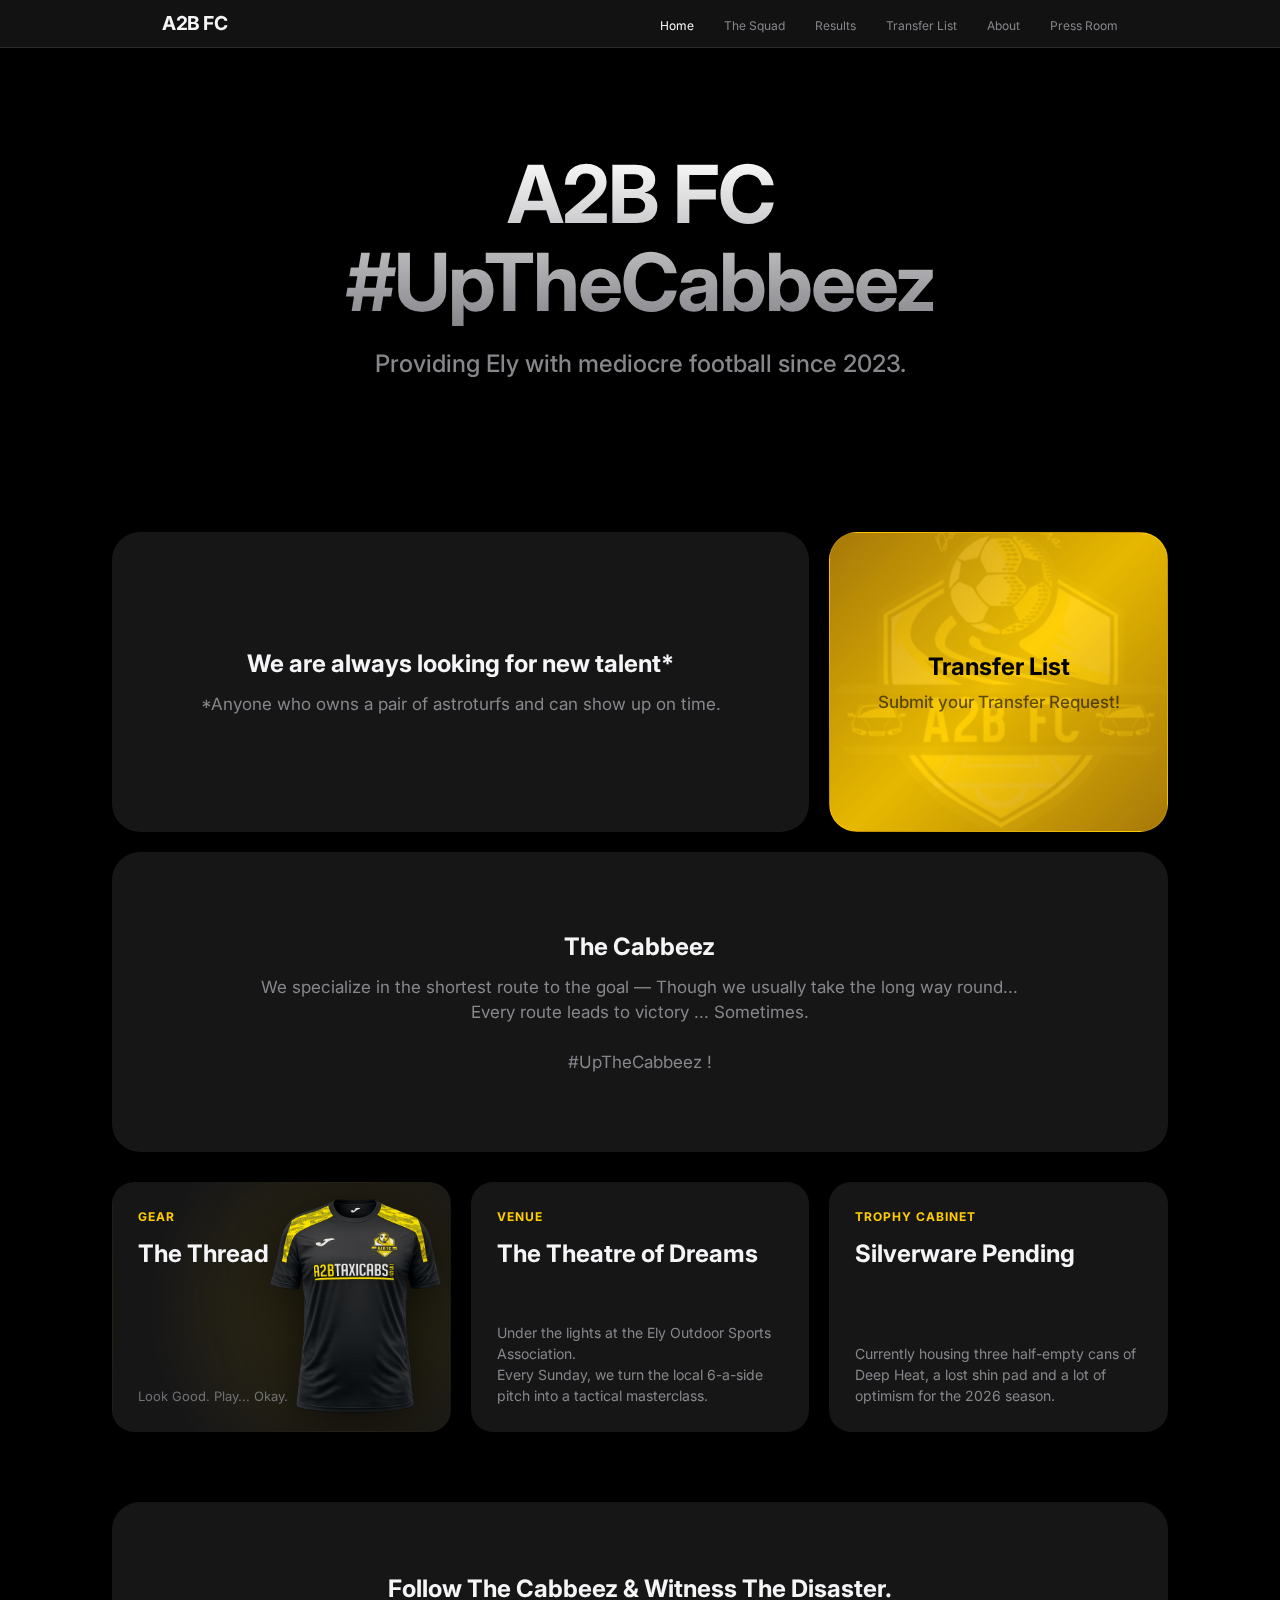
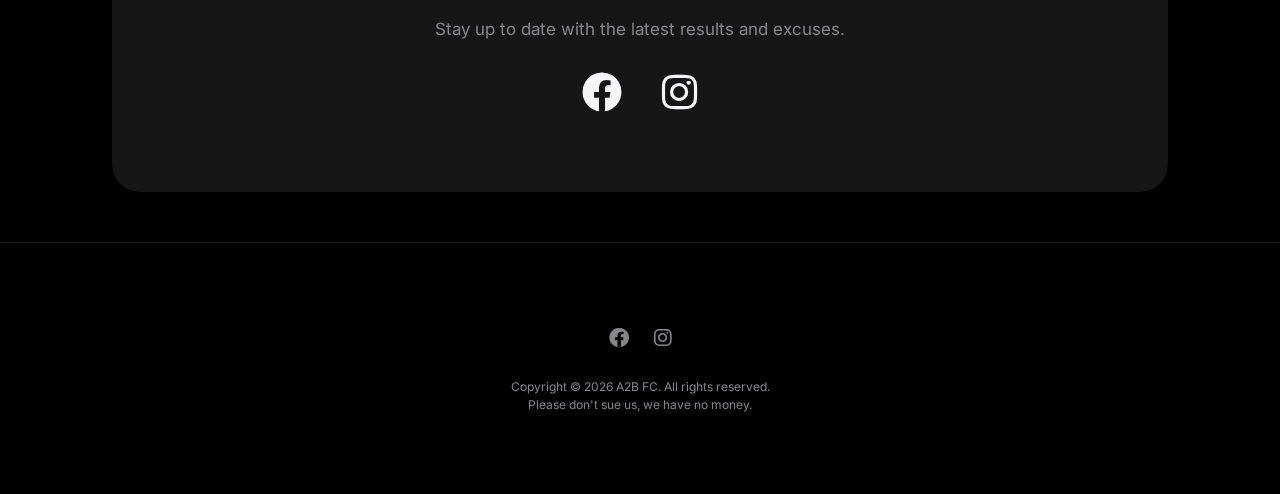
<file: index.html>
<!DOCTYPE html>
<html lang="en">
<head>
<!-- Google tag (gtag.js) -->
<script async src="https://www.googletagmanager.com/gtag/js?id=G-GH04GGPE4Y"></script>
<script>
  window.dataLayer = window.dataLayer || [];
  function gtag(){dataLayer.push(arguments);}
  gtag('js', new Date());

  gtag('config', 'G-GH04GGPE4Y');
</script>
    <meta charset="UTF-8">
    <meta name="viewport" content="width=device-width, initial-scale=1.0">
    <title>Home | A2B FC</title>
    <meta name="description" content="A2B FC - Providing Ely with mediocre football since 2023. Official home of The Cabbeez.">
    <link href="https://fonts.googleapis.com/css2?family=Inter:wght@400;500;700&display=swap" rel="stylesheet">
    <link rel="stylesheet" href="https://cdnjs.cloudflare.com/ajax/libs/font-awesome/6.0.0/css/all.min.css">
    <link rel="stylesheet" href="style.css">
</head>
<body>

    <nav class="nav-container">
        <div class="nav-content">
            <a href="index.html" class="nav-logo">A2B FC</a>
            <ul class="nav-links">
                <li><a href="index.html" class="active" style="color: var(--text-primary);">Home</a></li>
                <li><a href="squad.html">The Squad</a></li>
                <li><a href="results.html">Results</a></li>
                <li><a href="join.html">Transfer List</a></li>
                <li><a href="about.html">About</a></li>
                <li><a href="blog.html">Press Room</a></li>
            </ul>
        </div>
    </nav>

    <header class="hero">
        <h1>A2B FC<br><span style="color: var(--a2b-gold);">#UpTheCabbeez</span></h1>
        <p>Providing Ely with mediocre football since 2023.</p>
    </header>

    <section class="bento-section">
        <div class="bento-item large">
            <h3>We are always looking for new talent*</h3>
            <p>*Anyone who owns a pair of astroturfs and can show up on time.</p>
        </div>

        <a href="join.html" class="bento-item small instagram-btn">
            <div class="logo-overlay"></div>
            <h3>Transfer List</h3>
            <p>Submit your Transfer Request!</p>
        </a>

        <div class="bento-item full">
            <h3>The Cabbeez</h3>
            <p>We specialize in the shortest route to the goal — Though we usually take the long way round...</p>
            <p>Every route leads to victory ... Sometimes.</p>
            <br>
            <p>#UpTheCabbeez !</p>
        </div>

        <div class="squad-grid">
            <div class="apple-card gear-card">
                <div class="gear-header">
                    <span class="tag">Gear</span>
                    <h2>The Thread</h2>
                </div>
                <div class="gear-image-container">
                    <img src="images/a2b-kit.png" alt="A2B FC Kit" class="kit-preview">
                </div>
                <div class="gear-footer">
                    <p class="player-bio">Look Good. Play... Okay.</p>
                </div>
            </div>

            <div class="apple-card">
                <span class="tag">Venue</span>
                <h2>The Theatre of Dreams</h2>
                <p class="player-bio">
                <br>Under the lights at the Ely Outdoor Sports Association. <br>Every Sunday, we turn the local 6-a-side pitch into a tactical masterclass.</p>
            </div>
            
            <div class="apple-card">
                <span class="tag">Trophy Cabinet</span>
                <h2>Silverware Pending</h2>
                <p class="player-bio">Currently housing three half-empty cans of Deep Heat, a lost shin pad and a lot of optimism for the 2026 season.</p>
            </div>
        </div>

        <div class="bento-item full social-bento-full">
            <h3>Follow The Cabbeez & Witness The Disaster.</h3>
            <p>Stay up to date with the latest results and excuses.</p>
            <div class="social-icons-row">
                <a href="https://www.facebook.com/profile.php?id=61579216587284" target="_blank" class="social-icon-link">
                    <i class="fab fa-facebook"></i>
                </a>
                <a href="https://www.instagram.com/a2b_f.c/" target="_blank" class="social-icon-link">
                    <i class="fab fa-instagram"></i>
                </a>
            </div>
        </div>
    </section>

    <footer>
        <div class="footer-socials">
            <a href="https://www.facebook.com/profile.php?id=61579216587284" target="_blank"><i class="fab fa-facebook"></i></a>
            <a href="https://www.instagram.com/a2b_f.c/" target="_blank"><i class="fab fa-instagram"></i></a>
        </div>
        <p>Copyright &copy; 2026 A2B FC. All rights reserved. <br>Please don't sue us, we have no money.</p>
    </footer>

</body>
</html>
</file>
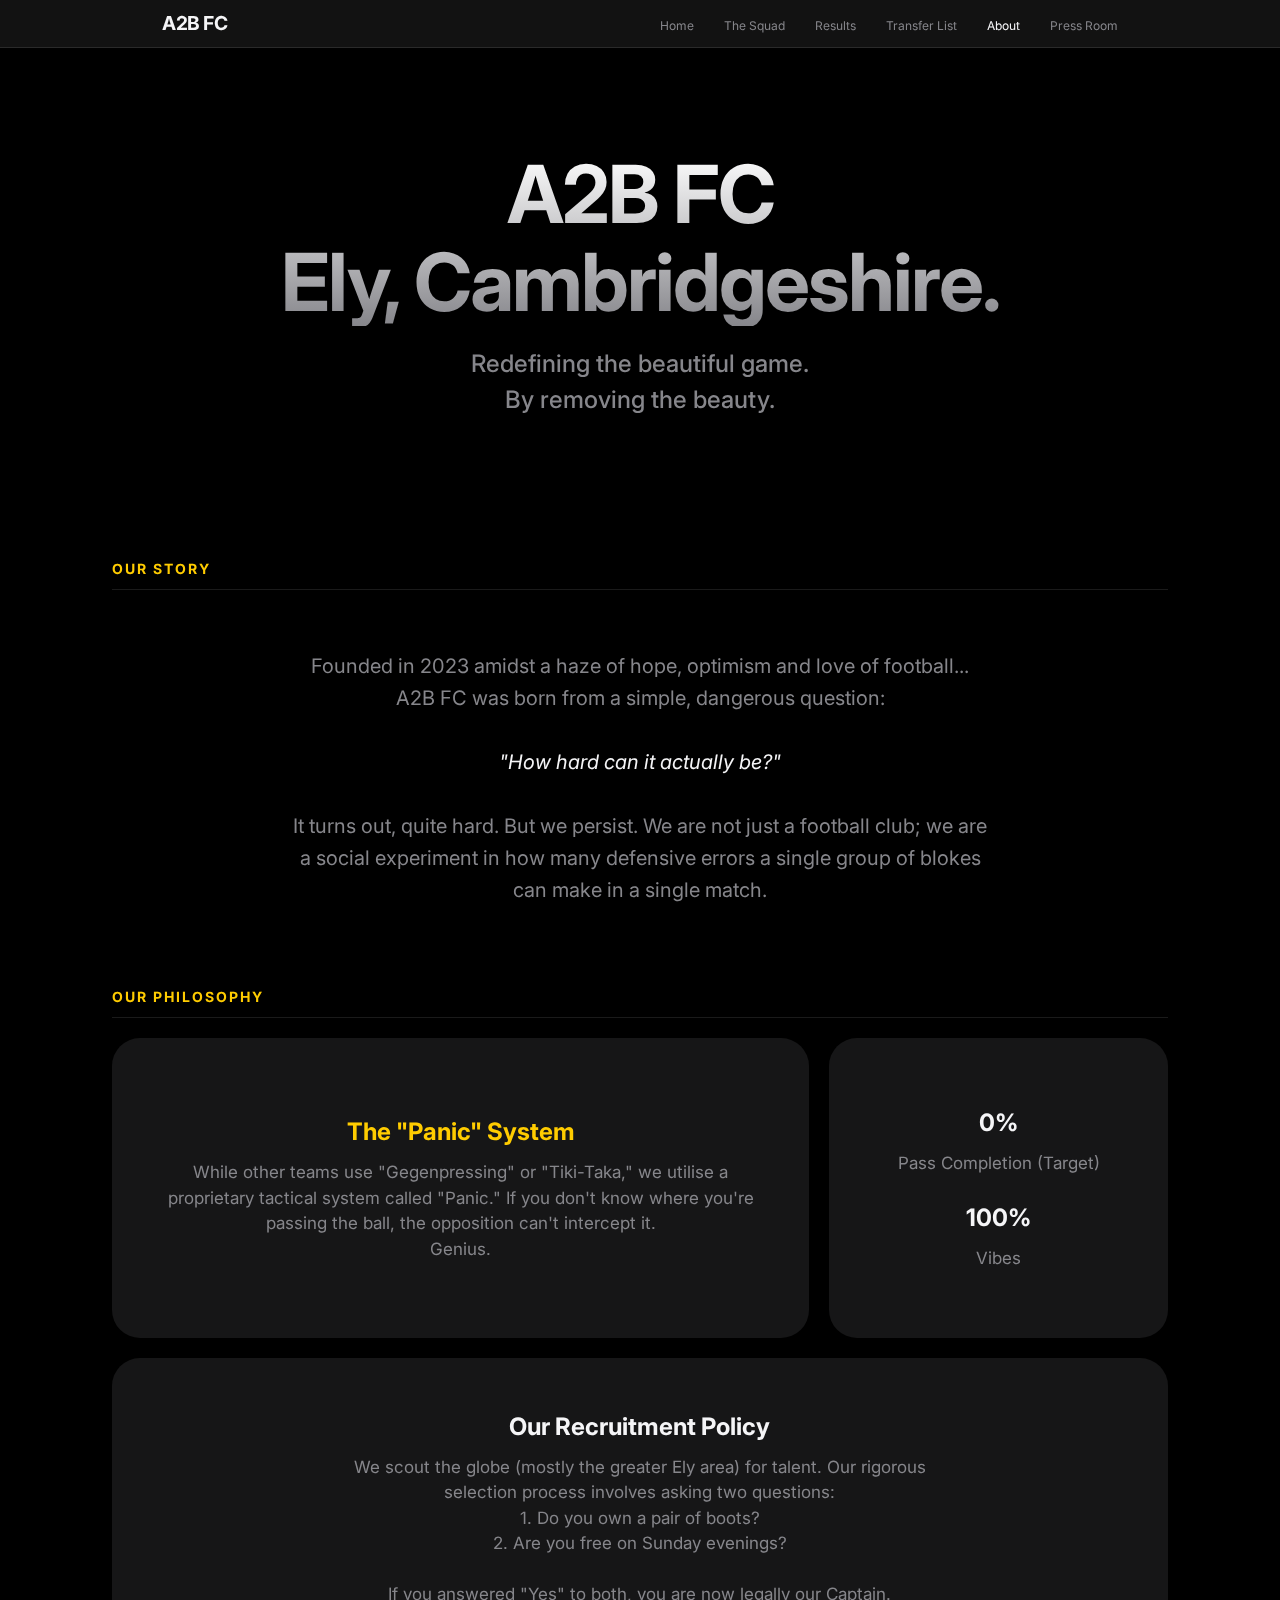
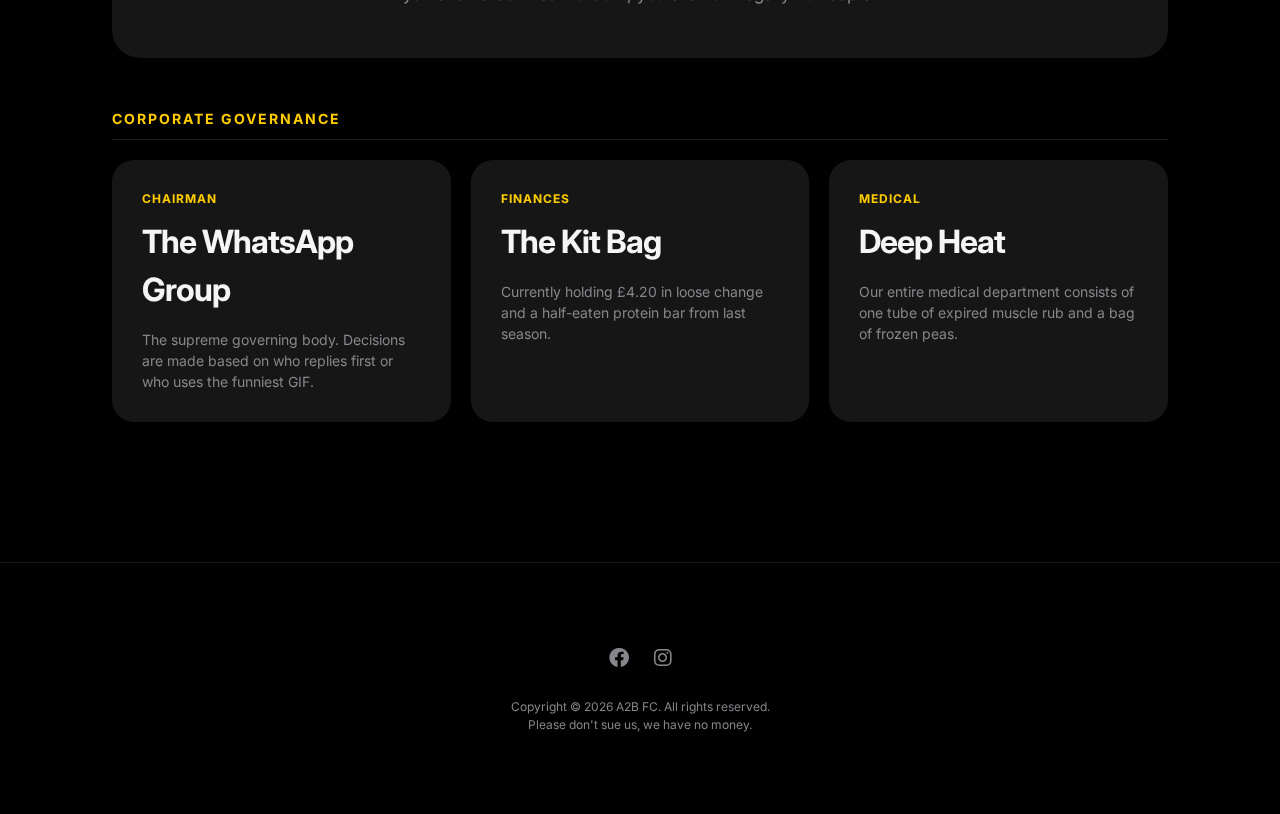
<file: about.html>
<!DOCTYPE html>
<html lang="en">
<head>
<!-- Google tag (gtag.js) -->
<script async src="https://www.googletagmanager.com/gtag/js?id=G-GH04GGPE4Y"></script>
<script>
  window.dataLayer = window.dataLayer || [];
  function gtag(){dataLayer.push(arguments);}
  gtag('js', new Date());

  gtag('config', 'G-GH04GGPE4Y');
</script>
    <meta charset="UTF-8">
    <meta name="viewport" content="width=device-width, initial-scale=1.0">
    <title>About Us | A2B FC</title>
    <meta name="description" content="Learn the story and philosophy behind A2B FC, Ely's most optimistic football club.">
    <link href="https://fonts.googleapis.com/css2?family=Inter:wght@400;500;700&display=swap" rel="stylesheet">
    <link rel="stylesheet" href="style.css">
    <link rel="stylesheet" href="https://cdnjs.cloudflare.com/ajax/libs/font-awesome/6.0.0/css/all.min.css">
</head>
<body>

    <nav class="nav-container">
        <div class="nav-content">
            <a href="index.html" class="nav-logo">A2B FC</a>
            <ul class="nav-links">
                <li><a href="index.html">Home</a></li>
                <li><a href="squad.html">The Squad</a></li>
                <li><a href="results.html">Results</a></li>
                <li><a href="join.html">Transfer List</a></li>
                <li><a href="about.html" class="active" style="color: var(--text-primary);">About</a></li>
                <li><a href="blog.html">Press Room</a></li>
            </ul>
        </div>
    </nav>

    <header class="hero">
        <h1>A2B FC <br><span style="color: var(--a2b-gold);">Ely, Cambridgeshire.</span></h1>
        <p>Redefining the beautiful game.</p>
        <p>By removing the beauty.</p>
    </header>

    <main class="results-wrapper">
        <h2 class="section-divider">Our Story</h2>
        <div class="match-card" style="display: block; text-align: center; border: none;">
            <p style="font-size: 20px; line-height: 1.6; color: var(--text-secondary); max-width: 700px; margin: 0 auto;">
                Founded in 2023 amidst a haze of hope, optimism and love of football... A2B FC was born from a simple, dangerous question: 
                <br><br>
                <em style="color: var(--text-primary);">"How hard can it actually be?"</em>
                <br><br>
                It turns out, quite hard. But we persist. We are not just a football club; we are a social experiment in how many defensive errors a single group of blokes can make in a single match.
            </p>
        </div>

        <h2 class="section-divider">Our Philosophy</h2>

        <section class="bento-section" style="padding: 0; margin-bottom: 50px;">
            
            <div class="bento-item large">
                <h3 style="color: var(--a2b-gold);">The "Panic" System</h3>
                <p>While other teams use "Gegenpressing" or "Tiki-Taka," we utilise a proprietary tactical system called "Panic." If you don't know where you're passing the ball, the opposition can't intercept it. <br>Genius.</p>
            </div>

            <div class="bento-item small">
                <h3>0%</h3>
                <p>Pass Completion (Target)</p>
                <br>
                <h3>100%</h3>
                <p>Vibes</p>
            </div>

            <div class="bento-item full">
                <h3>Our Recruitment Policy</h3>
                <p style="max-width: 600px;">
                    We scout the globe (mostly the greater Ely area) for talent. Our rigorous selection process involves asking two questions: 
                    <br>1. Do you own a pair of boots? 
                    <br>2. Are you free on Sunday evenings?
                    <br><br>
                    If you answered "Yes" to both, you are now legally our Captain.
                </p>
            </div>

        </section>

        <h2 class="section-divider">Corporate Governance</h2>

        <div class="squad-grid">
            <div class="apple-card">
                <span class="tag">Chairman</span>
                <h3>The WhatsApp Group</h3>
                <p class="player-bio">The supreme governing body. Decisions are made based on who replies first or who uses the funniest GIF.</p>
            </div>
            <div class="apple-card">
                <span class="tag">Finances</span>
                <h3>The Kit Bag</h3>
                <p class="player-bio">Currently holding £4.20 in loose change and a half-eaten protein bar from last season.</p>
            </div>
            <div class="apple-card">
                <span class="tag">Medical</span>
                <h3>Deep Heat</h3>
                <p class="player-bio">Our entire medical department consists of one tube of expired muscle rub and a bag of frozen peas.</p>
            </div>
        </div>

    </main>

    <footer>
        <div class="footer-socials">
            <a href="https://www.facebook.com/profile.php?id=61579216587284" target="_blank"><i class="fab fa-facebook"></i></a>
            <a href="https://www.instagram.com/a2b_f.c/" target="_blank"><i class="fab fa-instagram"></i></a>
        </div>
        <p>Copyright &copy; 2026 A2B FC. All rights reserved. <br>Please don't sue us, we have no money.</p>
    </footer>

</body>
</html>
</file>
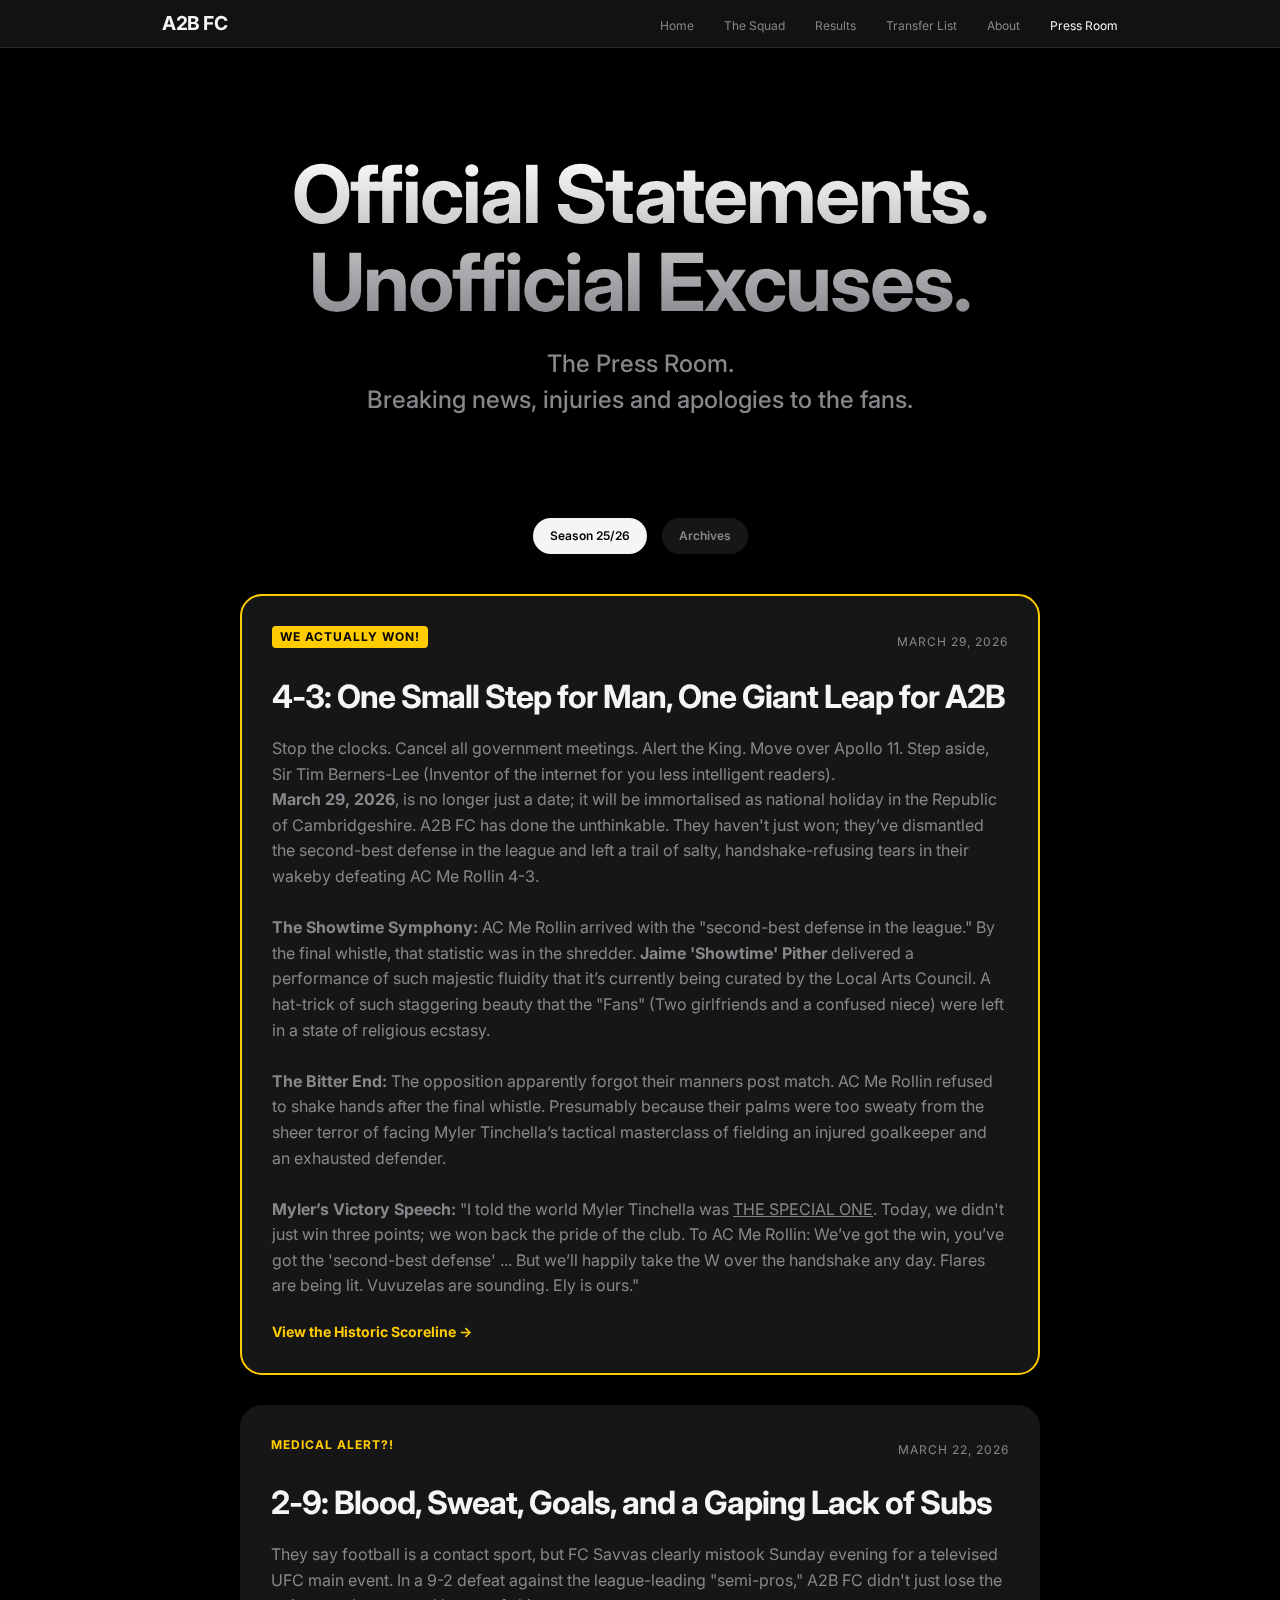
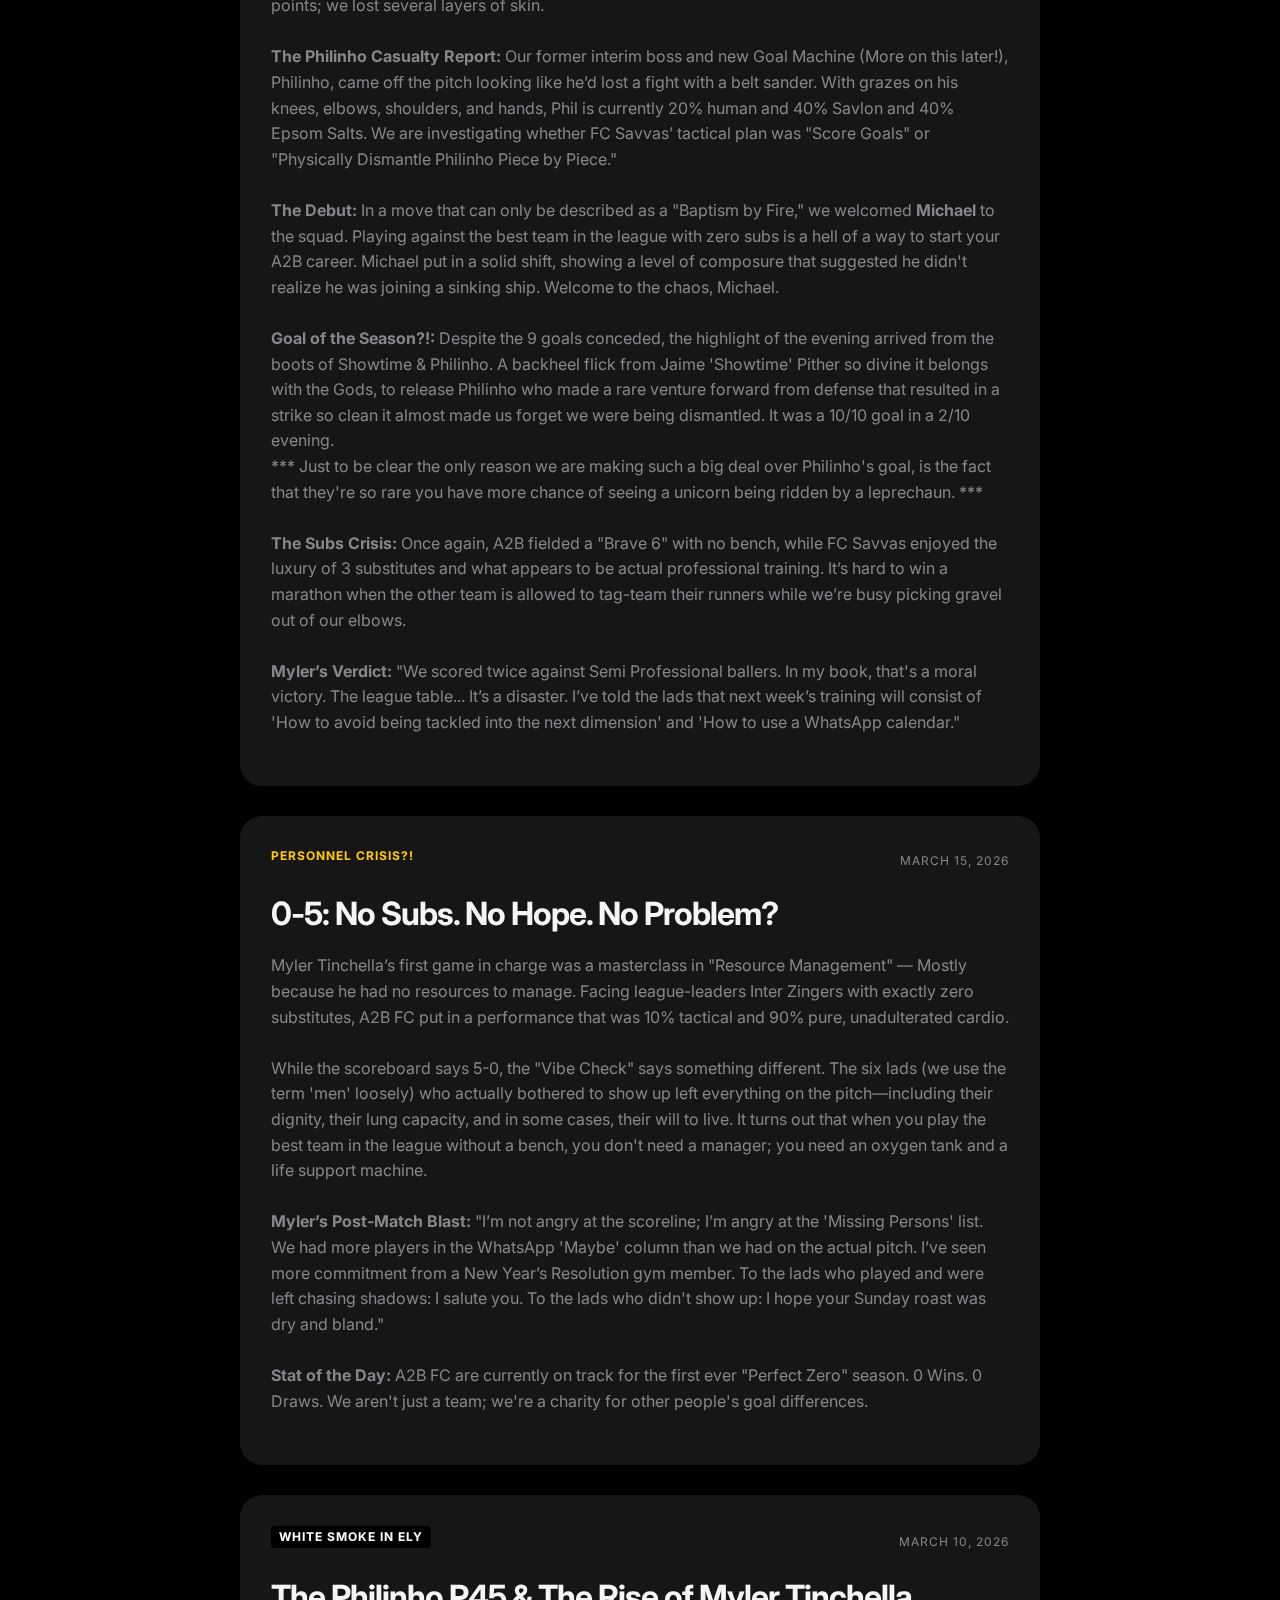
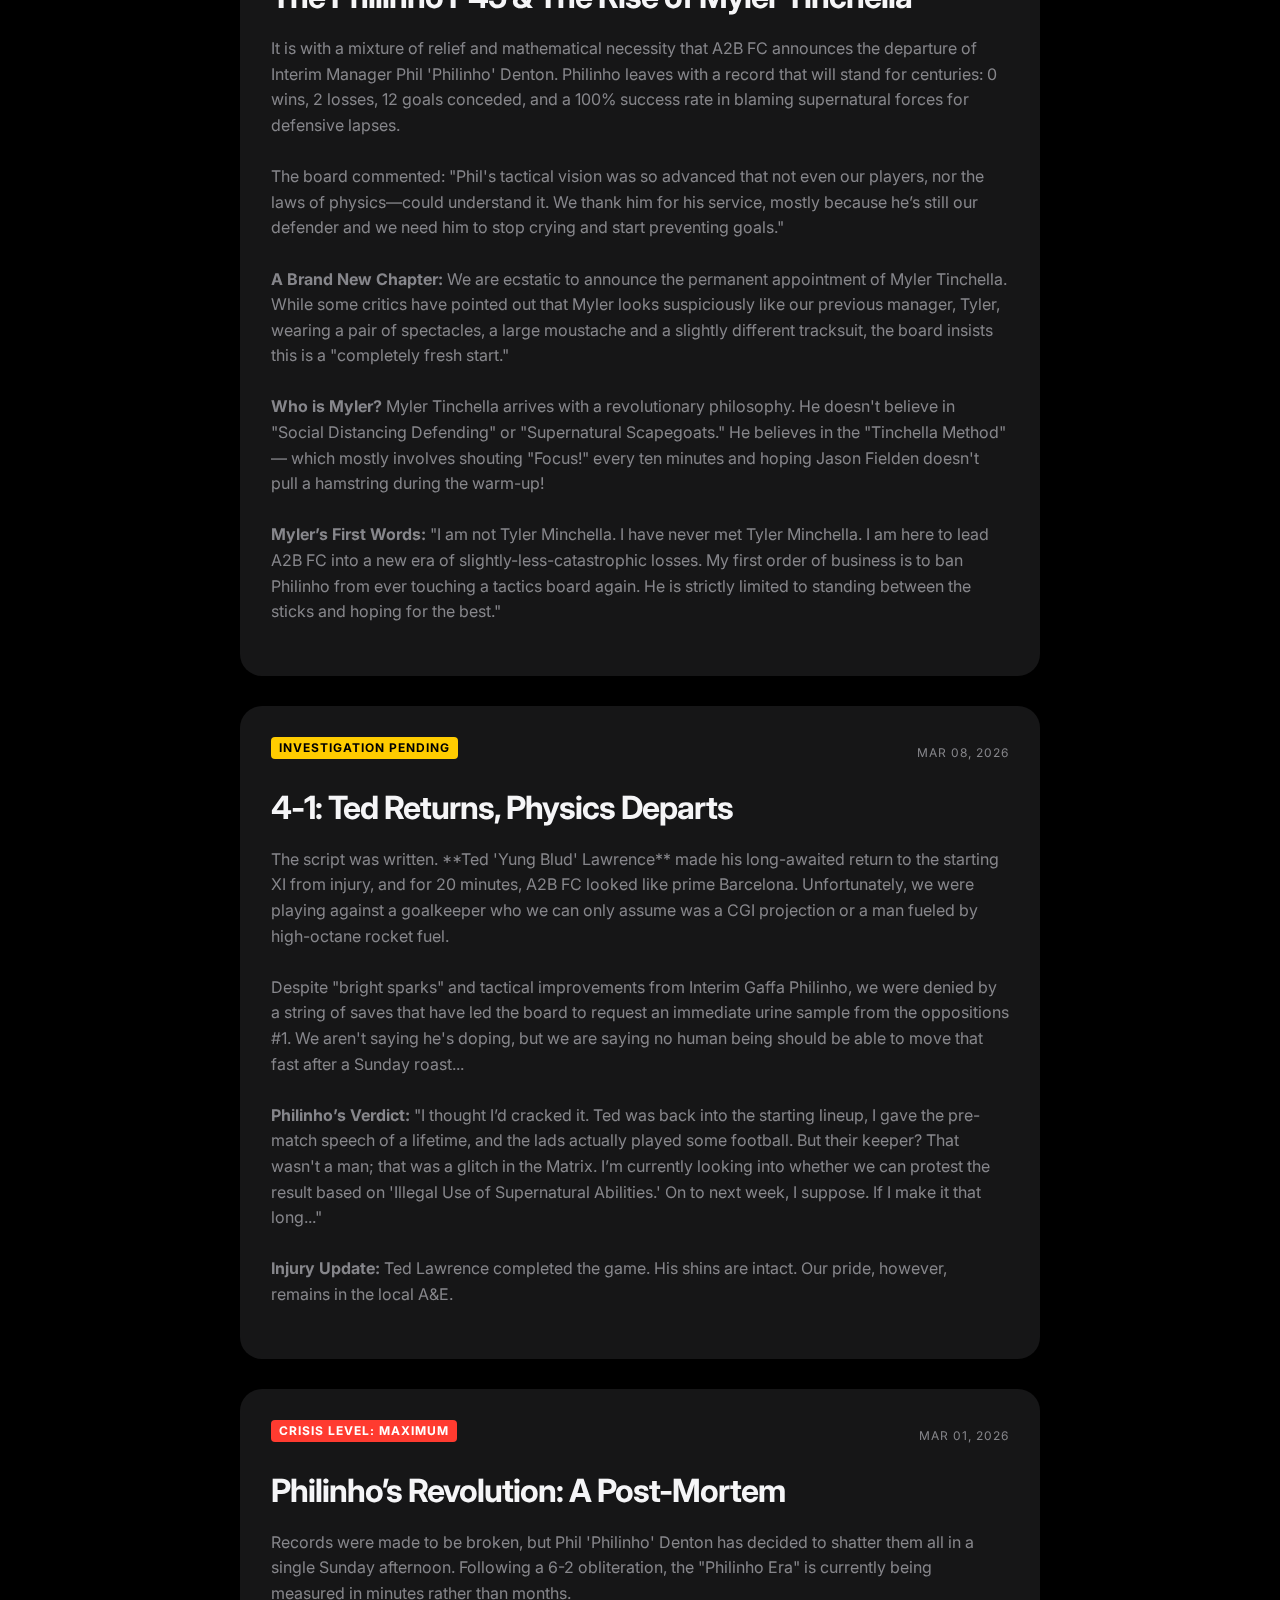
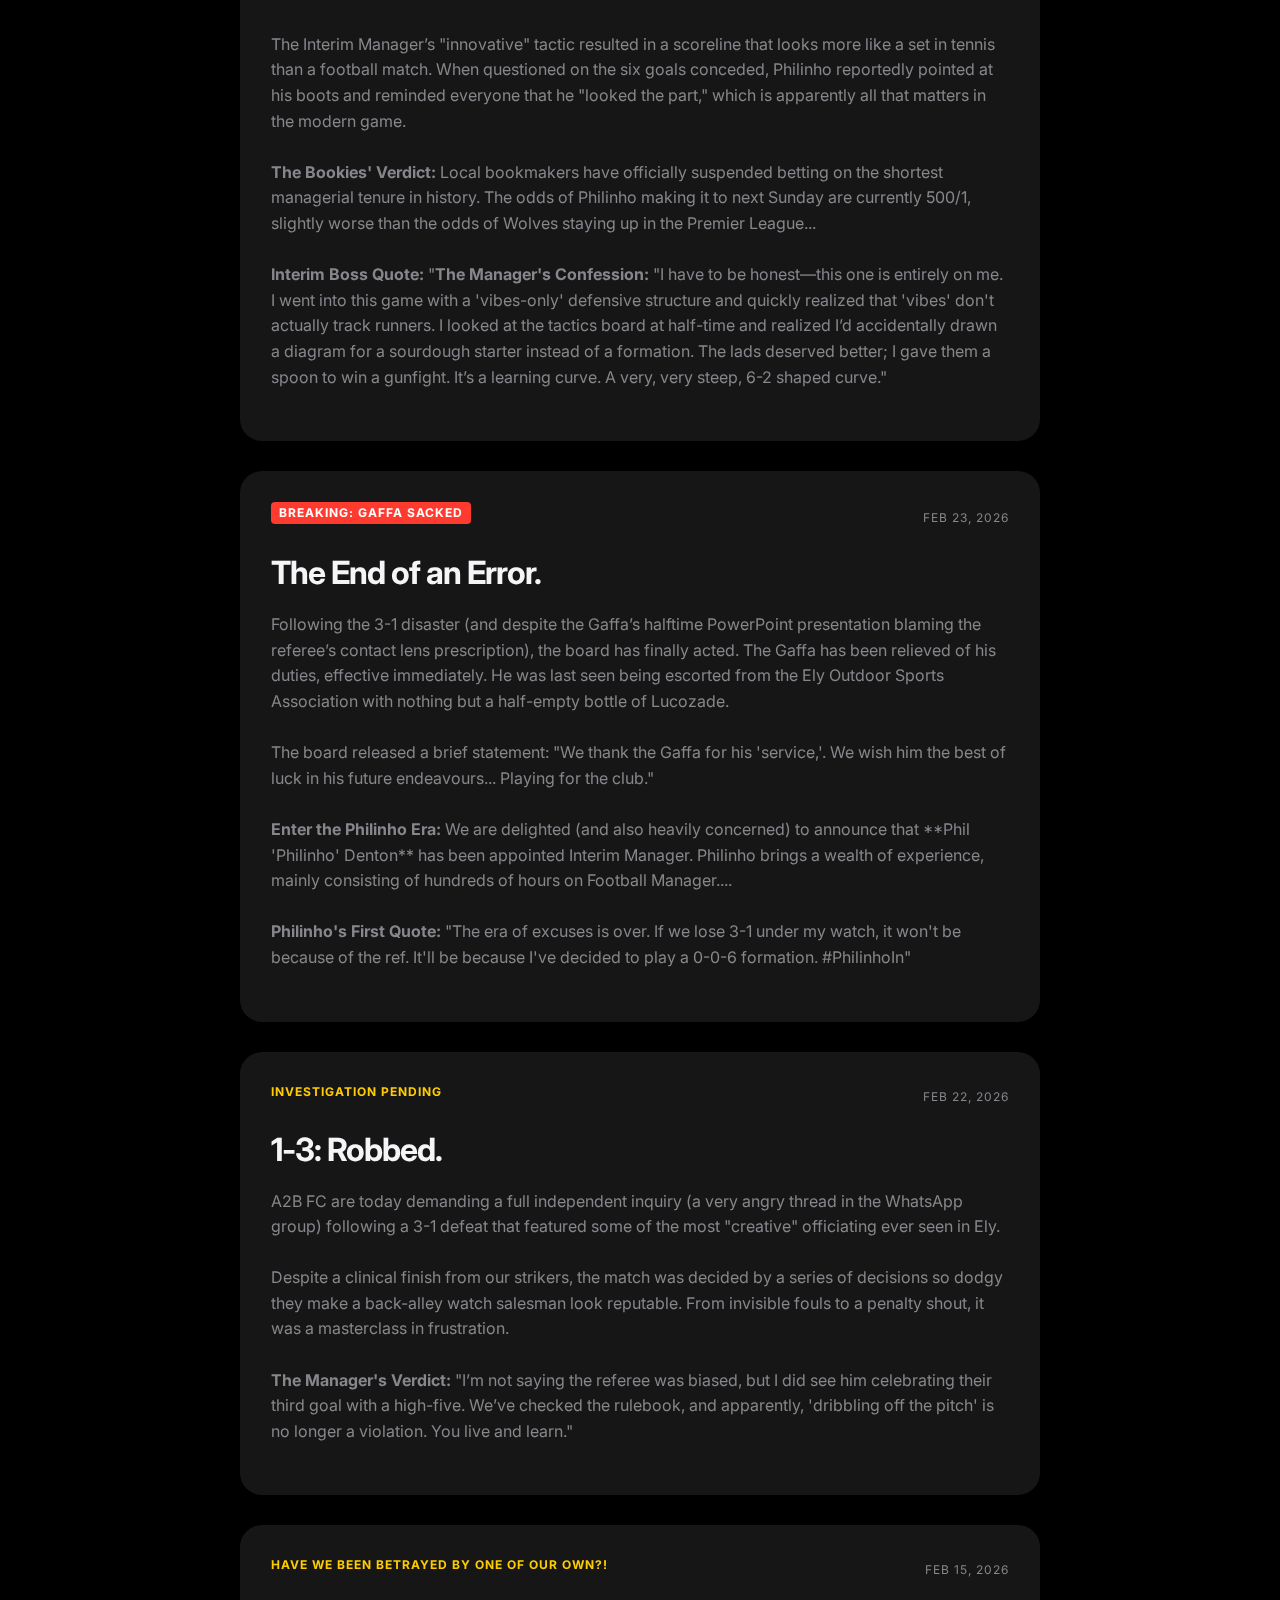
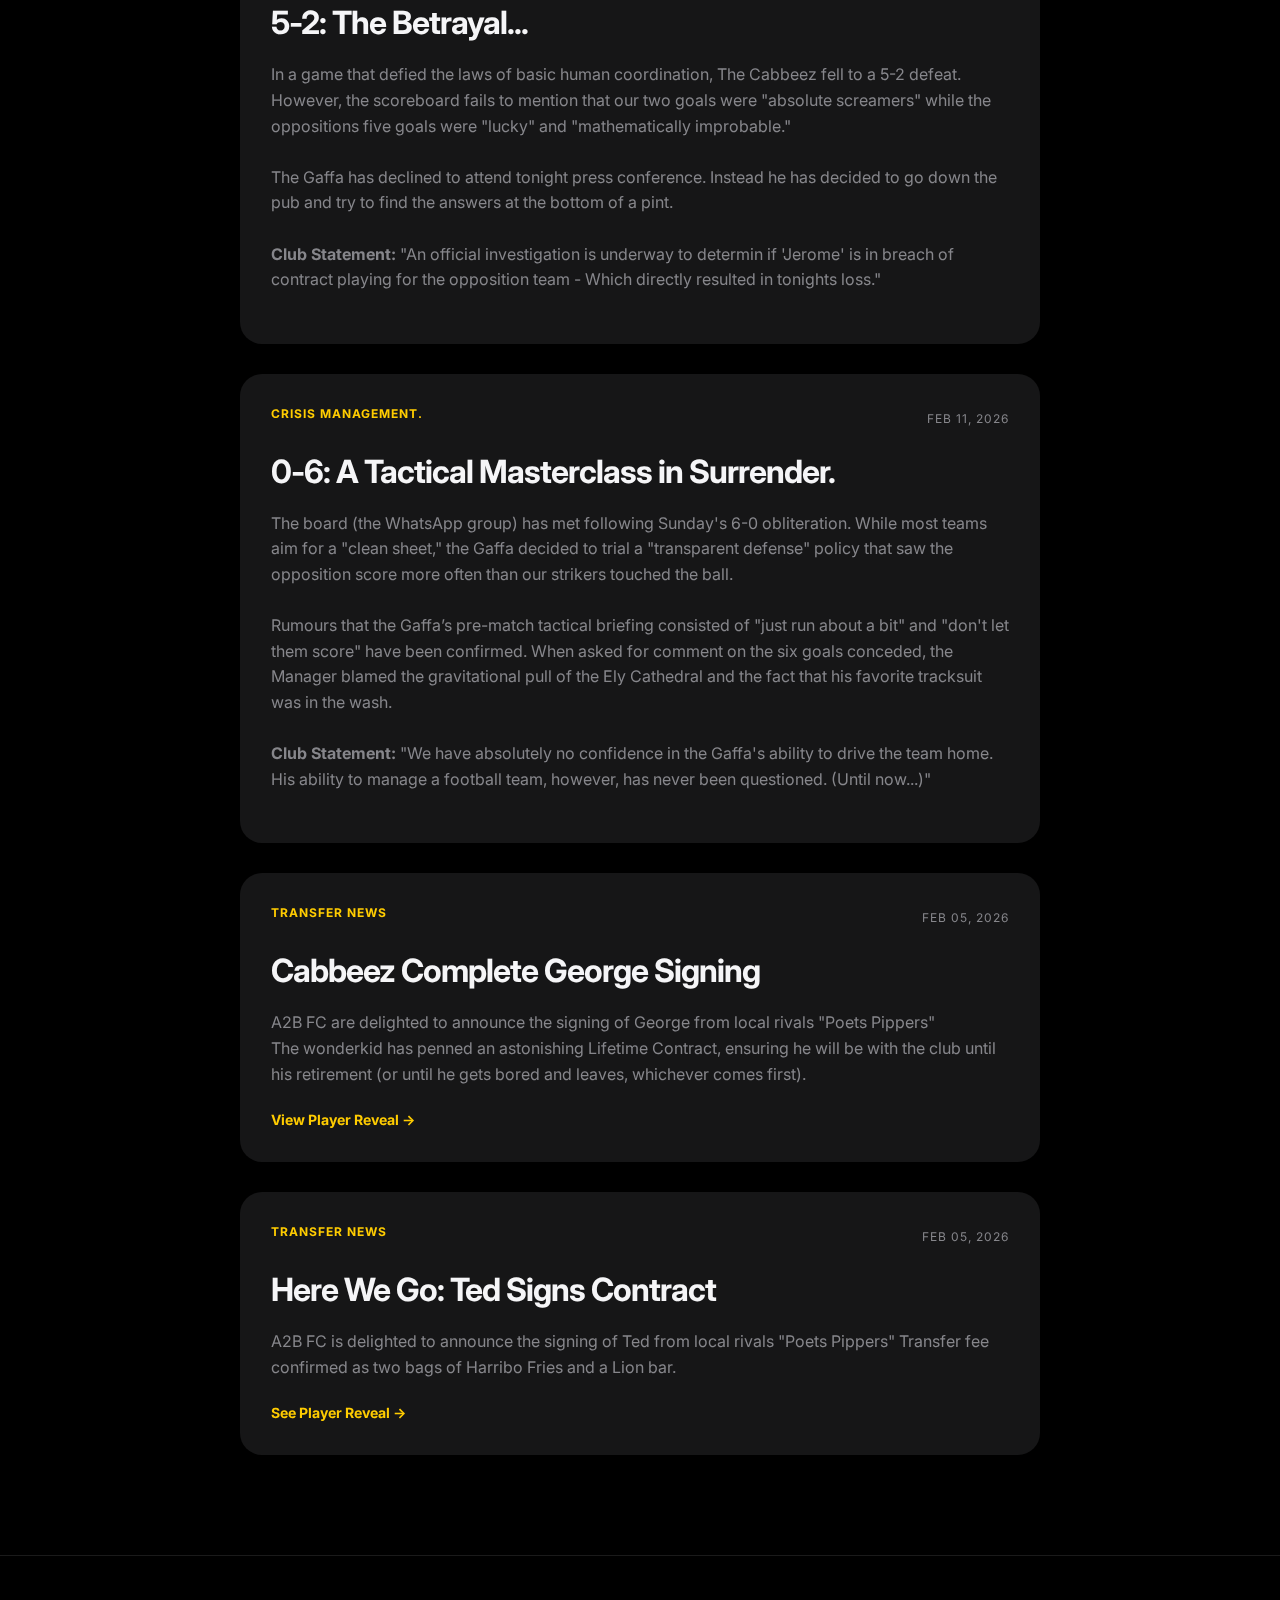
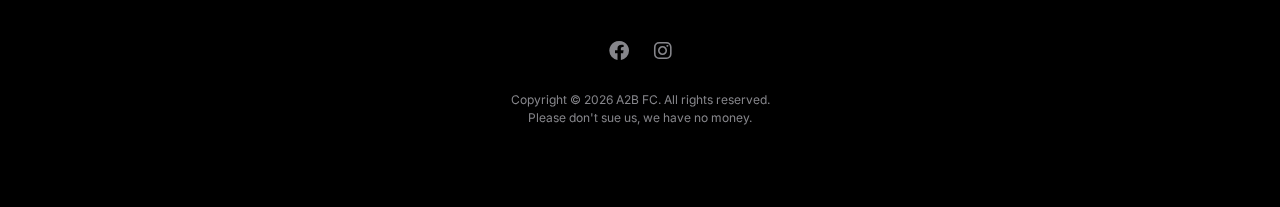
<file: blog.html>
<!DOCTYPE html>
<html lang="en">
<head>
<!-- Google tag (gtag.js) -->
<script async src="https://www.googletagmanager.com/gtag/js?id=G-GH04GGPE4Y"></script>
<script>
  window.dataLayer = window.dataLayer || [];
  function gtag(){dataLayer.push(arguments);}
  gtag('js', new Date());

  gtag('config', 'G-GH04GGPE4Y');
</script>
    <meta charset="UTF-8">
    <meta name="viewport" content="width=device-width, initial-scale=1.0">
    <title>Press Room | A2B FC</title>
    <meta name="description" content="Read the latest news, match reports, and updates from the A2B FC Press Room.">
    <link href="https://fonts.googleapis.com/css2?family=Inter:wght@400;500;700&display=swap" rel="stylesheet">
    <link rel="stylesheet" href="style.css">
    <link rel="stylesheet" href="https://cdnjs.cloudflare.com/ajax/libs/font-awesome/6.0.0/css/all.min.css">
</head>
<body>

    <nav class="nav-container">
        <div class="nav-content">
            <a href="index.html" class="nav-logo">A2B FC</a>
            <ul class="nav-links">
                <li><a href="index.html">Home</a></li>
                <li><a href="squad.html">The Squad</a></li>
                <li><a href="results.html">Results</a></li>
                <li><a href="join.html">Transfer List</a></li>
                <li><a href="about.html">About</a></li>
                <li><a href="blog.html" class="active" style="color: var(--text-primary);">Press Room</a></li>
            </ul>
        </div>
    </nav>

    <header class="hero">
        <h1>Official Statements. <br><span style="color: var(--a2b-gold);">Unofficial Excuses.</span></h1>
        <p>The Press Room.</p>
        <p>Breaking news, injuries and apologies to the fans.</p>
    </header>

    <main class="results-wrapper">
        
        <div style="display: flex; gap: 15px; margin-bottom: 40px; justify-content: center;">
            <span class="season-badge active">Season 25/26</span>
            <span class="season-badge">Archives</span>
        </div>

        <div class="blog-feed">

            <article class="apple-card blog-post" style="border: 2px solid #ffcc00;">
                <div class="blog-header">
                    <span class="tag" style="background: #ffcc00; color: #000000; padding: 2px 8px; border-radius: 4px;">WE ACTUALLY WON!</span>
                    <span class="date">March 29, 2026</span>
                </div>
                <h3>4-3: One Small Step for Man, One Giant Leap for A2B</h3>
                <p class="blog-preview">
                    Stop the clocks. Cancel all government meetings. Alert the King. Move over Apollo 11. Step aside, Sir Tim Berners-Lee (Inventor of the internet for you less intelligent readers).
                    <br>
                    <b>March 29, 2026</b>, is no longer just a date; it will be immortalised as national holiday in the Republic of Cambridgeshire. A2B FC has done the unthinkable. They haven't just won; they’ve dismantled the second-best defense in the league and left a trail of salty, handshake-refusing tears in their wakeby defeating AC Me Rollin 4-3.
                    <br><br>
                    <b>The Showtime Symphony:</b> AC Me Rollin arrived with the "second-best defense in the league." By the final whistle, that statistic was in the shredder. <b>Jaime 'Showtime' Pither</b> delivered a performance of such majestic fluidity that it’s currently being curated by the Local Arts Council. A hat-trick of such staggering beauty that the "Fans" (Two girlfriends and a confused niece) were left in a state of religious ecstasy. 
                    <br><br>
                    <b>The Bitter End:</b> The opposition apparently forgot their manners post match. AC Me Rollin refused to shake hands after the final whistle. Presumably because their palms were too sweaty from the sheer terror of facing Myler Tinchella’s tactical masterclass of fielding an injured goalkeeper and an exhausted defender.
                    <br><br>
                    <b>Myler’s Victory Speech:</b> "I told the world Myler Tinchella was <u>THE SPECIAL ONE</u>. Today, we didn't just win three points; we won back the pride of the club. To AC Me Rollin: We’ve got the win, you’ve got the 'second-best defense' ... But we’ll happily take the W over the handshake any day. Flares are being lit. Vuvuzelas are sounding. Ely is ours."
                </p>
                <a href="results.html" class="read-more" style="color: #ffcc00;">View the Historic Scoreline &rarr;</a>
            </article>

            <article class="apple-card blog-post">
                <div class="blog-header">
                    <span class="tag">Medical Alert?!</span>
                    <span class="date">March 22, 2026</span>
                </div>
                <h3>2-9: Blood, Sweat, Goals, and a Gaping Lack of Subs</h3>
                <p class="blog-preview">
                    They say football is a contact sport, but FC Savvas clearly mistook Sunday evening for a televised UFC main event. In a 9-2 defeat against the league-leading "semi-pros," A2B FC didn't just lose the points; we lost several layers of skin. 
                    <br><br>
                    <b>The Philinho Casualty Report:</b> Our former interim boss and new Goal Machine (More on this later!), Philinho, came off the pitch looking like he’d lost a fight with a belt sander. With grazes on his knees, elbows, shoulders, and hands, Phil is currently 20% human and 40% Savlon and 40% Epsom Salts. We are investigating whether FC Savvas’ tactical plan was "Score Goals" or "Physically Dismantle Philinho Piece by Piece."
                    <br><br>
                    <b>The Debut:</b> In a move that can only be described as a "Baptism by Fire," we welcomed <b>Michael</b> to the squad. Playing against the best team in the league with zero subs is a hell of a way to start your A2B career. Michael put in a solid shift, showing a level of composure that suggested he didn't realize he was joining a sinking ship. Welcome to the chaos, Michael.
                    <br><br>
                    <b>Goal of the Season?!:</b> Despite the 9 goals conceded, the highlight of the evening arrived from the boots of Showtime & Philinho. A backheel flick from Jaime 'Showtime' Pither so divine it belongs with the Gods, to release Philinho who made a rare venture forward from defense that resulted in a strike so clean it almost made us forget we were being dismantled. It was a 10/10 goal in a 2/10 evening.
                    <br> *** Just to be clear the only reason we are making such a big deal over Philinho's goal, is the fact that they're so rare you have more chance of seeing a unicorn being ridden by a leprechaun. ***
                    <br><br>
                    <b>The Subs Crisis:</b> Once again, A2B fielded a "Brave 6" with no bench, while FC Savvas enjoyed the luxury of 3 substitutes and what appears to be actual professional training. It’s hard to win a marathon when the other team is allowed to tag-team their runners while we’re busy picking gravel out of our elbows.
                    <br><br>
                    <b>Myler’s Verdict:</b> "We scored twice against Semi Professional ballers. In my book, that's a moral victory. The league table... It’s a disaster. I’ve told the lads that next week’s training will consist of 'How to avoid being tackled into the next dimension' and 'How to use a WhatsApp calendar." 
                </p>
            </article>

            <article class="apple-card blog-post">
                <div class="blog-header">
                    <span class="tag">Personnel Crisis?!</span>
                    <span class="date">March 15, 2026</span>
                </div>
                <h3>0-5: No Subs. No Hope. No Problem?</h3>
                <p class="blog-preview">
                    Myler Tinchella’s first game in charge was a masterclass in "Resource Management" — Mostly because he had no resources to manage. Facing league-leaders Inter Zingers with exactly zero substitutes, A2B FC put in a performance that was 10% tactical and 90% pure, unadulterated cardio.
                    <br><br>
                    While the scoreboard says 5-0, the "Vibe Check" says something different. The six lads (we use the term 'men' loosely) who actually bothered to show up left everything on the pitch—including their dignity, their lung capacity, and in some cases, their will to live. It turns out that when you play the best team in the league without a bench, you don't need a manager; you need an oxygen tank and a life support machine.
                    <br><br>
                    <b>Myler’s Post-Match Blast:</b> "I’m not angry at the scoreline; I’m angry at the 'Missing Persons' list. We had more players in the WhatsApp 'Maybe' column than we had on the actual pitch. I’ve seen more commitment from a New Year’s Resolution gym member. To the lads who played and were left chasing shadows: I salute you. To the lads who didn't show up: I hope your Sunday roast was dry and bland."
                    <br><br>
                    <b>Stat of the Day:</b> A2B FC are currently on track for the first ever "Perfect Zero" season. 0 Wins. 0 Draws. We aren't just a team; we're a charity for other people's goal differences.
                </p>
            </article>

            <article class="apple-card blog-post">
                <div class="blog-header">
                    <span class="tag" style="background: #000; color: #fff; padding: 2px 8px; border-radius: 4px;">White Smoke in Ely</span>
                    <span class="date">March 10, 2026</span>
                </div>
                <h3>The Philinho P45 & The Rise of Myler Tinchella</h3>
                <p class="blog-preview">
                    It is with a mixture of relief and mathematical necessity that A2B FC announces the departure of Interim Manager Phil 'Philinho' Denton. Philinho leaves with a record that will stand for centuries: 0 wins, 2 losses, 12 goals conceded, and a 100% success rate in blaming supernatural forces for defensive lapses. 
                    <br><br>
                    The board commented: "Phil's tactical vision was so advanced that not even our players, nor the laws of physics—could understand it. We thank him for his service, mostly because he’s still our defender and we need him to stop crying and start preventing goals."
                    <br><br>
                    <b>A Brand New Chapter:</b> We are ecstatic to announce the permanent appointment of Myler Tinchella. While some critics have pointed out that Myler looks suspiciously like our previous manager, Tyler, wearing a pair of spectacles, a large moustache and a slightly different tracksuit, the board insists this is a "completely fresh start."
                    <br><br>
                    <b>Who is Myler?</b> Myler Tinchella arrives with a revolutionary philosophy. He doesn't believe in "Social Distancing Defending" or "Supernatural Scapegoats." He believes in the "Tinchella Method" — which mostly involves shouting "Focus!" every ten minutes and hoping Jason Fielden doesn't pull a hamstring during the warm-up!
                    <br><br>
                    <b>Myler’s First Words:</b> "I am not Tyler Minchella. I have never met Tyler Minchella. I am here to lead A2B FC into a new era of slightly-less-catastrophic losses. My first order of business is to ban Philinho from ever touching a tactics board again. He is strictly limited to standing between the sticks and hoping for the best."
                </p>
            </article>

            <article class="apple-card blog-post">
                <div class="blog-header">
                    <span class="tag" style="background: #ffcc00; color: black; padding: 2px 8px; border-radius: 4px;">Investigation Pending</span>
                    <span class="date">Mar 08, 2026</span>
                </div>
                <h3>4-1: Ted Returns, Physics Departs</h3>
                <p class="blog-preview">
                    The script was written. **Ted 'Yung Blud' Lawrence** made his long-awaited return to the starting XI from injury, and for 20 minutes, A2B FC looked like prime Barcelona. Unfortunately, we were playing against a goalkeeper who we can only assume was a CGI projection or a man fueled by high-octane rocket fuel.
                    <br><br>
                    Despite "bright sparks" and tactical improvements from Interim Gaffa Philinho, we were denied by a string of saves that have led the board to request an immediate urine sample from the oppositions #1. We aren't saying he's doping, but we are saying no human being should be able to move that fast after a Sunday roast...
                    <br><br>
                    <b>Philinho’s Verdict:</b> "I thought I’d cracked it. Ted was back into the starting lineup, I gave the pre-match speech of a lifetime, and the lads actually played some football. But their keeper? That wasn't a man; that was a glitch in the Matrix. I’m currently looking into whether we can protest the result based on 'Illegal Use of Supernatural Abilities.' On to next week, I suppose. If I make it that long..."
                    <br><br>
                    <b>Injury Update:</b> Ted Lawrence completed the game. His shins are intact. Our pride, however, remains in the local A&E.
                </p>
            </article>

            <article class="apple-card blog-post">
                <div class="blog-header">
                    <span class="tag" style="background: #ff3b30; color: white; padding: 2px 8px; border-radius: 4px;">Crisis Level: Maximum</span>
                    <span class="date">Mar 01, 2026</span>
                </div>
                <h3>Philinho’s Revolution: A Post-Mortem</h3>
                <p class="blog-preview">
                    Records were made to be broken, but Phil 'Philinho' Denton has decided to shatter them all in a single Sunday afternoon. Following a 6-2 obliteration, the "Philinho Era" is currently being measured in minutes rather than months. 
                    <br><br>
                    The Interim Manager’s "innovative" tactic resulted in a scoreline that looks more like a set in tennis than a football match. When questioned on the six goals conceded, Philinho reportedly pointed at his boots and reminded everyone that he "looked the part," which is apparently all that matters in the modern game.
                    <br><br>
                    <b>The Bookies' Verdict:</b> Local bookmakers have officially suspended betting on the shortest managerial tenure in history. The odds of Philinho making it to next Sunday are currently 500/1, slightly worse than the odds of Wolves staying up in the Premier League...
                    <br><br>
                    <b>Interim Boss Quote:</b> "<b>The Manager's Confession:</b> "I have to be honest—this one is entirely on me. I went into this game with a 'vibes-only' defensive structure and quickly realized that 'vibes' don't actually track runners. I looked at the tactics board at half-time and realized I’d accidentally drawn a diagram for a sourdough starter instead of a formation. The lads deserved better; I gave them a spoon to win a gunfight. It’s a learning curve. A very, very steep, 6-2 shaped curve."
                </p>
            </article>

            <article class="apple-card blog-post">
                <div class="blog-header">
                    <span class="tag" style="background: #ff3b30; color: white; padding: 2px 8px; border-radius: 4px;">Breaking: Gaffa Sacked</span>
                    <span class="date">Feb 23, 2026</span>
                </div>
                <h3>The End of an Error.</h3>
                <p class="blog-preview">
                    Following the 3-1 disaster (and despite the Gaffa’s halftime PowerPoint presentation blaming the referee’s contact lens prescription), the board has finally acted. The Gaffa has been relieved of his duties, effective immediately. He was last seen being escorted from the Ely Outdoor Sports Association with nothing but a half-empty bottle of Lucozade.
                    <br><br>
                    The board released a brief statement: "We thank the Gaffa for his 'service,'. We wish him the best of luck in his future endeavours... Playing for the club."
                    <br><br>
                    <b>Enter the Philinho Era:</b> We are delighted (and also heavily concerned) to announce that **Phil 'Philinho' Denton** has been appointed Interim Manager. Philinho brings a wealth of experience, mainly consisting of hundreds of hours on Football Manager.... 
                    <br><br>
                    <b>Philinho's First Quote:</b> "The era of excuses is over. If we lose 3-1 under my watch, it won't be because of the ref. It'll be because I've decided to play a 0-0-6 formation. #PhilinhoIn"
                </p>
            </article>

            <article class="apple-card blog-post">
                <div class="blog-header">
                    <span class="tag">Investigation Pending</span>
                    <span class="date">Feb 22, 2026</span>
                </div>
                <h3>1-3: Robbed.</h3>
                <p class="blog-preview">
                    A2B FC are today demanding a full independent inquiry (a very angry thread in the WhatsApp group) following a 3-1 defeat that featured some of the most "creative" officiating ever seen in Ely. 
                    <br><br>
                    Despite a clinical finish from our strikers, the match was decided by a series of decisions so dodgy they make a back-alley watch salesman look reputable. From invisible fouls to a penalty shout, it was a masterclass in frustration.
                    <br><br>
                    <b>The Manager's Verdict:</b> "I’m not saying the referee was biased, but I did see him celebrating their third goal with a high-five. We’ve checked the rulebook, and apparently, 'dribbling off the pitch' is no longer a violation. You live and learn."
                </p>
            </article>

            <article class="apple-card blog-post">
                <div class="blog-header">
                    <span class="tag">Have we been betrayed by one of our own?!</span>
                    <span class="date">Feb 15, 2026</span>
                </div>
                <h3>5-2: The Betrayal...</h3>
                <p class="blog-preview">
                    In a game that defied the laws of basic human coordination, The Cabbeez fell to a 5-2 defeat. However, the scoreboard fails to mention that our two goals were "absolute screamers" while the oppositions five goals were "lucky" and "mathematically improbable."
                    <br><br>
                    The Gaffa has declined to attend tonight press conference. Instead he has decided to go down the pub and try to find the answers at the bottom of a pint.
                    <br><br>
                    <b>Club Statement:</b> "An official investigation is underway to determin if 'Jerome' is in breach of contract playing for the opposition team - Which directly resulted in tonights loss."
                </p>
            </article>

            <article class="apple-card blog-post">
                <div class="blog-header">
                    <span class="tag">Crisis Management.</span>
                    <span class="date">Feb 11, 2026</span>
                </div>
                <h3>0-6: A Tactical Masterclass in Surrender.</h3>
                <p class="blog-preview">
                    The board (the WhatsApp group) has met following Sunday's 6-0 obliteration. While most teams aim for a "clean sheet," the Gaffa decided to trial a "transparent defense" policy that saw the opposition score more often than our strikers touched the ball.
                    <br><br>
                    Rumours that the Gaffa’s pre-match tactical briefing consisted of "just run about a bit" and "don't let them score" have been confirmed. When asked for comment on the six goals conceded, the Manager blamed the gravitational pull of the Ely Cathedral and the fact that his favorite tracksuit was in the wash.
                    <br><br>
                    <b>Club Statement:</b> "We have absolutely no confidence in the Gaffa's ability to drive the team home. His ability to manage a football team, however, has never been questioned. (Until now...)"
                </p>
            </article>

            <article class="apple-card blog-post">
                <div class="blog-header">
                    <span class="tag">Transfer News</span>
                    <span class="date">Feb 05, 2026</span>
                </div>
                <h3>Cabbeez Complete George Signing</h3>
                <p class="blog-preview">
                    A2B FC are delighted to announce the signing of George from local rivals "Poets Pippers"
                    <br>The wonderkid has penned an astonishing Lifetime Contract, ensuring he will be with the club until his retirement (or until he gets bored and leaves, whichever comes first).
                </p>
                <a href="#" class="read-more">View Player Reveal &rarr;</a>
            </article>

            <article class="apple-card blog-post">
                <div class="blog-header">
                    <span class="tag">Transfer News</span>
                    <span class="date">Feb 05, 2026</span>
                </div>
                <h3>Here We Go: Ted Signs Contract</h3>
                <p class="blog-preview">
                    A2B FC is delighted to announce the signing of Ted from local rivals "Poets Pippers" Transfer fee confirmed as two bags of Harribo Fries and a Lion bar. 
                </p>
                <a href="#" class="read-more">See Player Reveal &rarr;</a>
            </article>

        </div>

    </main>

    <footer>
        <div class="footer-socials">
            <a href="https://www.facebook.com/profile.php?id=61579216587284" target="_blank"><i class="fab fa-facebook"></i></a>
            <a href="https://www.instagram.com/a2b_f.c/" target="_blank"><i class="fab fa-instagram"></i></a>
        </div>
        <p>Copyright &copy; 2026 A2B FC. All rights reserved. <br>Please don't sue us, we have no money.</p>
    </footer>

</body>
</html>
</file>
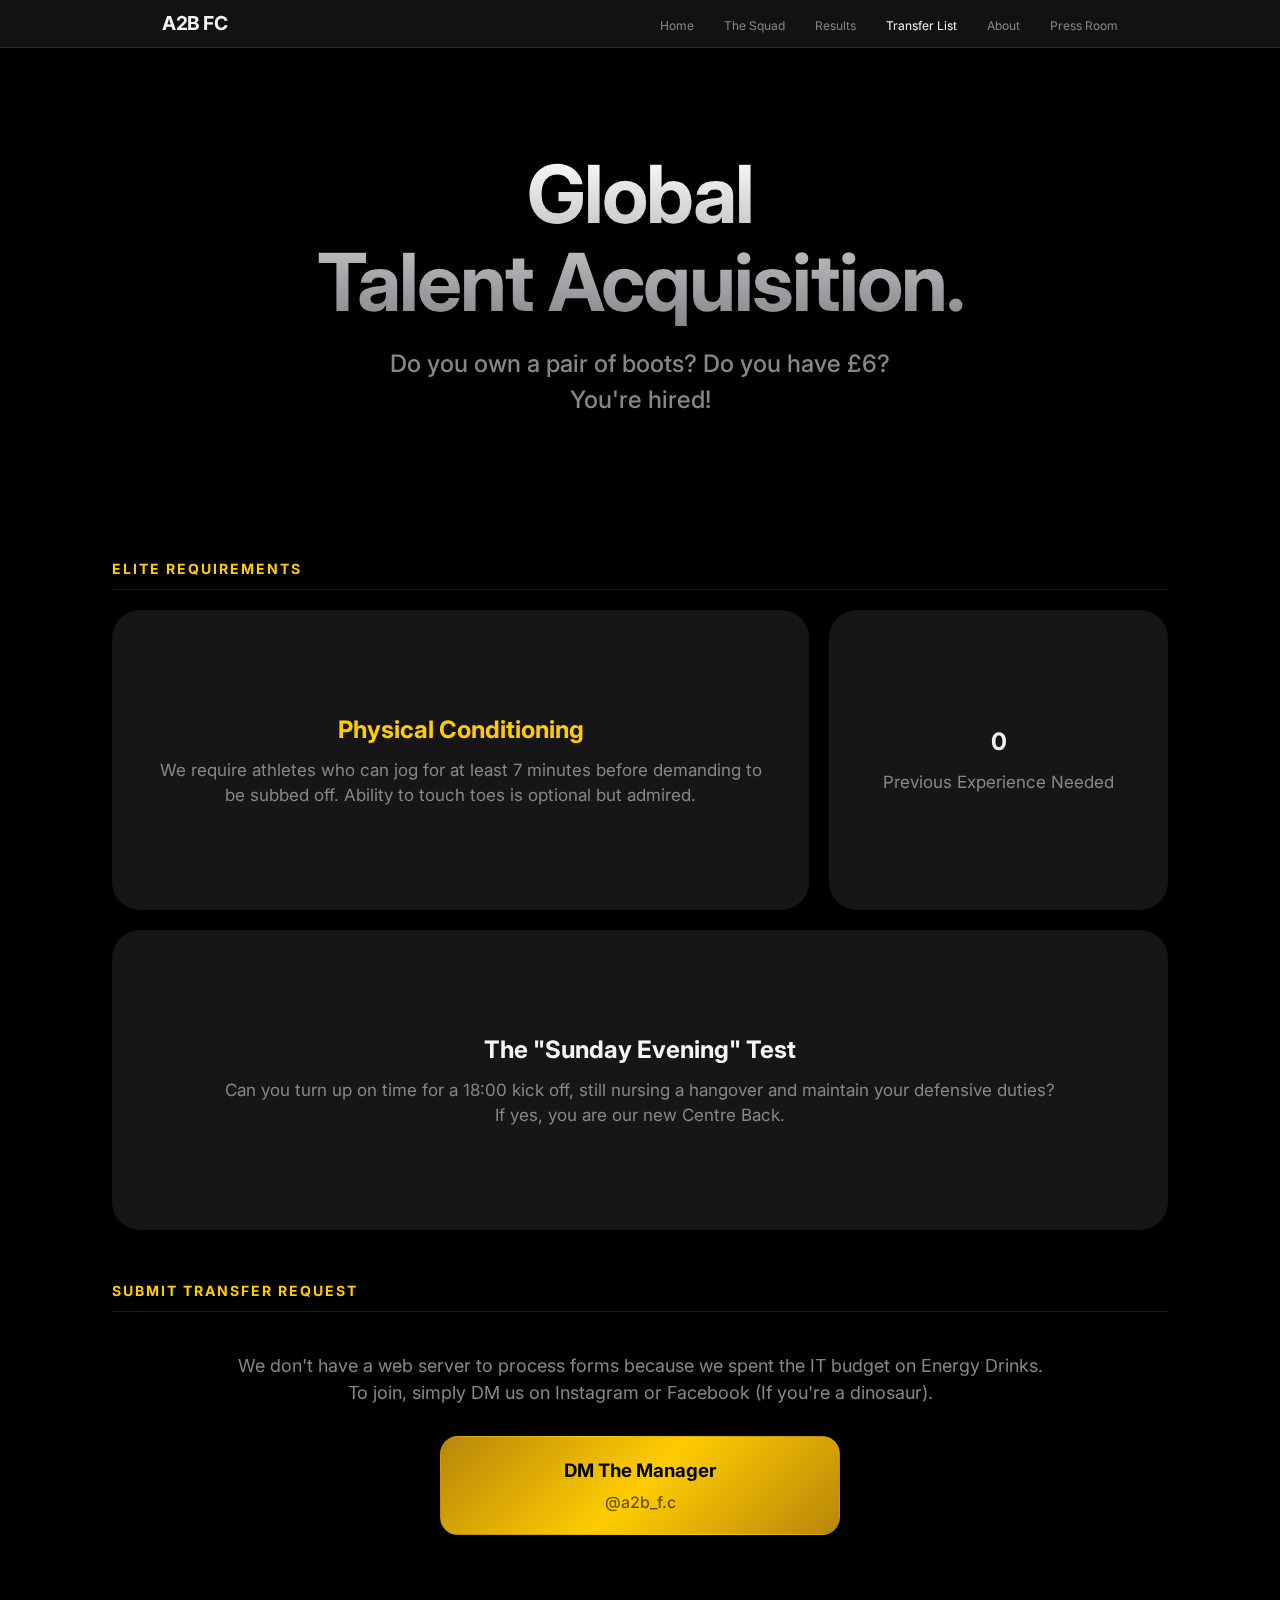
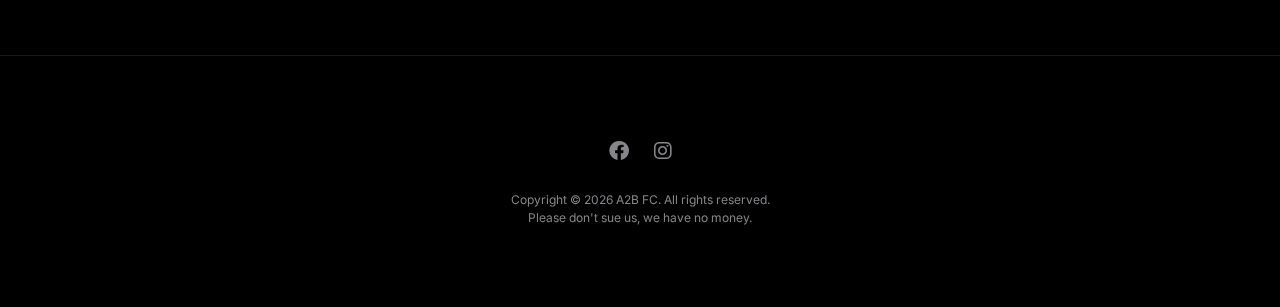
<file: join.html>
<!DOCTYPE html>
<html lang="en">
<head>
<!-- Google tag (gtag.js) -->
<script async src="https://www.googletagmanager.com/gtag/js?id=G-GH04GGPE4Y"></script>
<script>
  window.dataLayer = window.dataLayer || [];
  function gtag(){dataLayer.push(arguments);}
  gtag('js', new Date());

  gtag('config', 'G-GH04GGPE4Y');
</script>
    <meta charset="UTF-8">
    <meta name="viewport" content="width=device-width, initial-scale=1.0">
    <title>Transfer Centre | A2B FC</title>
    <meta name="description" content="Want to join A2B FC? Submit your transfer request and become part of our elite tactical system.">
    <link href="https://fonts.googleapis.com/css2?family=Inter:wght@400;500;700&display=swap" rel="stylesheet">
    <link rel="stylesheet" href="style.css">
    <link rel="stylesheet" href="https://cdnjs.cloudflare.com/ajax/libs/font-awesome/6.0.0/css/all.min.css">
</head>
<body>

    <nav class="nav-container">
        <div class="nav-content">
            <a href="index.html" class="nav-logo">A2B FC</a>
            <ul class="nav-links">
                <li><a href="index.html">Home</a></li>
                <li><a href="squad.html">The Squad</a></li>
                <li><a href="results.html">Results</a></li>
                <li><a href="join.html" class="active" style="color: var(--text-primary);">Transfer List</a></li>
                <li><a href="about.html">About</a></li>
                <li><a href="blog.html">Press Room</a></li> 
            </ul>
        </div>
    </nav>

    <header class="hero">
        <h1>Global<br><span style="color: var(--a2b-gold);">Talent Acquisition.</span></h1>
        <p>Do you own a pair of boots? Do you have £6?</p>
        <p>You're hired!</p>
    </header>

    <main class="results-wrapper">
        
        <h2 class="section-divider">Elite Requirements</h2>
        <section class="bento-section" style="padding: 0; margin-bottom: 50px;">
            
            <div class="bento-item large">
                <h3 style="color: var(--a2b-gold);">Physical Conditioning</h3>
                <p>We require athletes who can jog for at least 7 minutes before demanding to be subbed off. Ability to touch toes is optional but admired.</p>
            </div>

            <div class="bento-item small">
                <h3>0</h3>
                <p>Previous Experience Needed</p>
            </div>

            <div class="bento-item full">
                <h3>The "Sunday Evening" Test</h3>
                <p>Can you turn up on time for a 18:00 kick off, still nursing a hangover and maintain your defensive duties?</p>
                <p>If yes, you are our new Centre Back.</p>
            </div>

        </section>

        <h2 class="section-divider">Submit Transfer Request</h2>
        
        <div class="match-card" style="display: block; text-align: center; border: none; padding: 20px;">
            <p style="margin-bottom: 30px; font-size: 18px; color: var(--text-secondary);">
                We don't have a web server to process forms because we spent the IT budget on Energy Drinks.
                <br>To join, simply DM us on Instagram or Facebook (If you're a dinosaur).
            </p>

            <a href="https://www.instagram.com/a2b_f.c/" target="_blank" class="instagram-btn" style="width: 100%; max-width: 400px; margin: 0 auto; padding: 20px; border-radius: 18px;">
                <h3 style="color: #000;">DM The Manager</h3>
                <p style="color: rgba(0,0,0,0.6);">@a2b_f.c</p>
            </a>
        </div>

    </main>

    <footer>
        <div class="footer-socials">
            <a href="https://www.facebook.com/profile.php?id=61579216587284" target="_blank"><i class="fab fa-facebook"></i></a>
            <a href="https://www.instagram.com/a2b_f.c/" target="_blank"><i class="fab fa-instagram"></i></a>
        </div>
        <p>Copyright &copy; 2026 A2B FC. All rights reserved. <br>Please don't sue us, we have no money.</p>
    </footer>

</body>
</html>
</file>
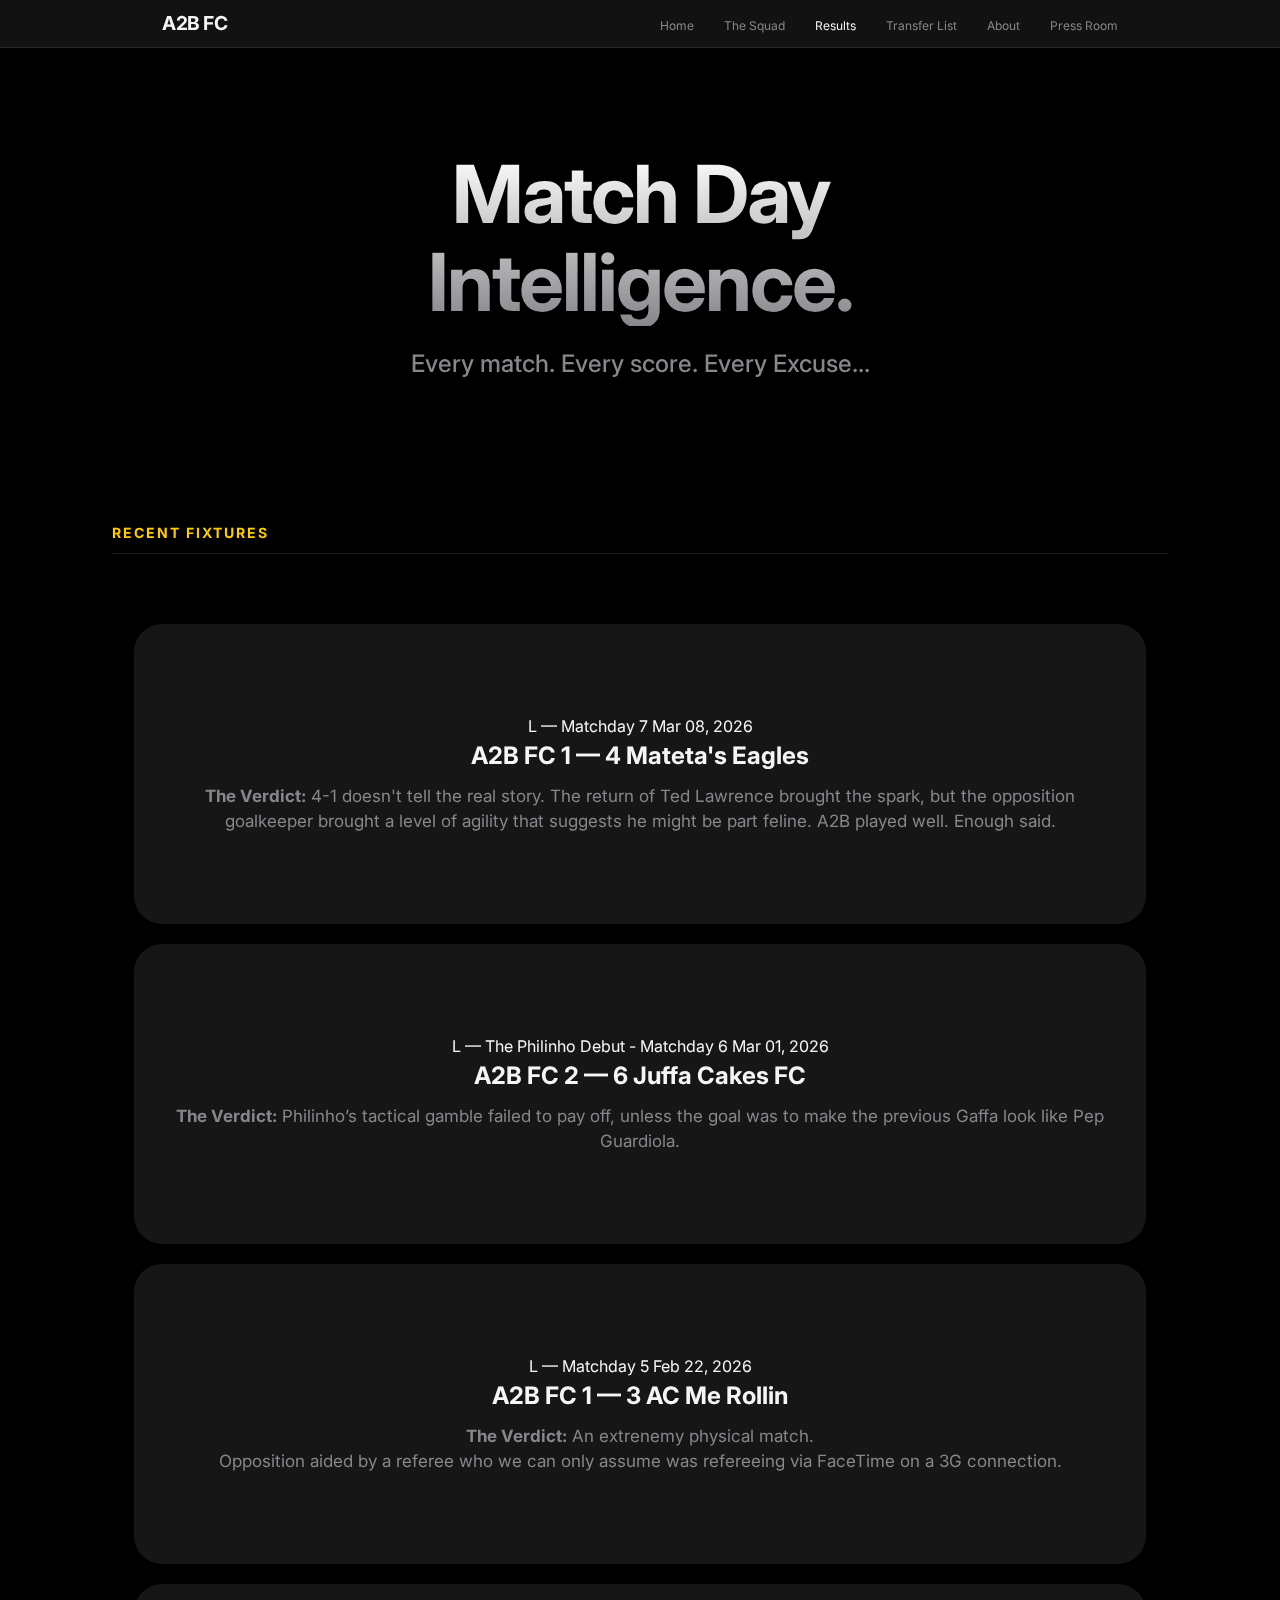
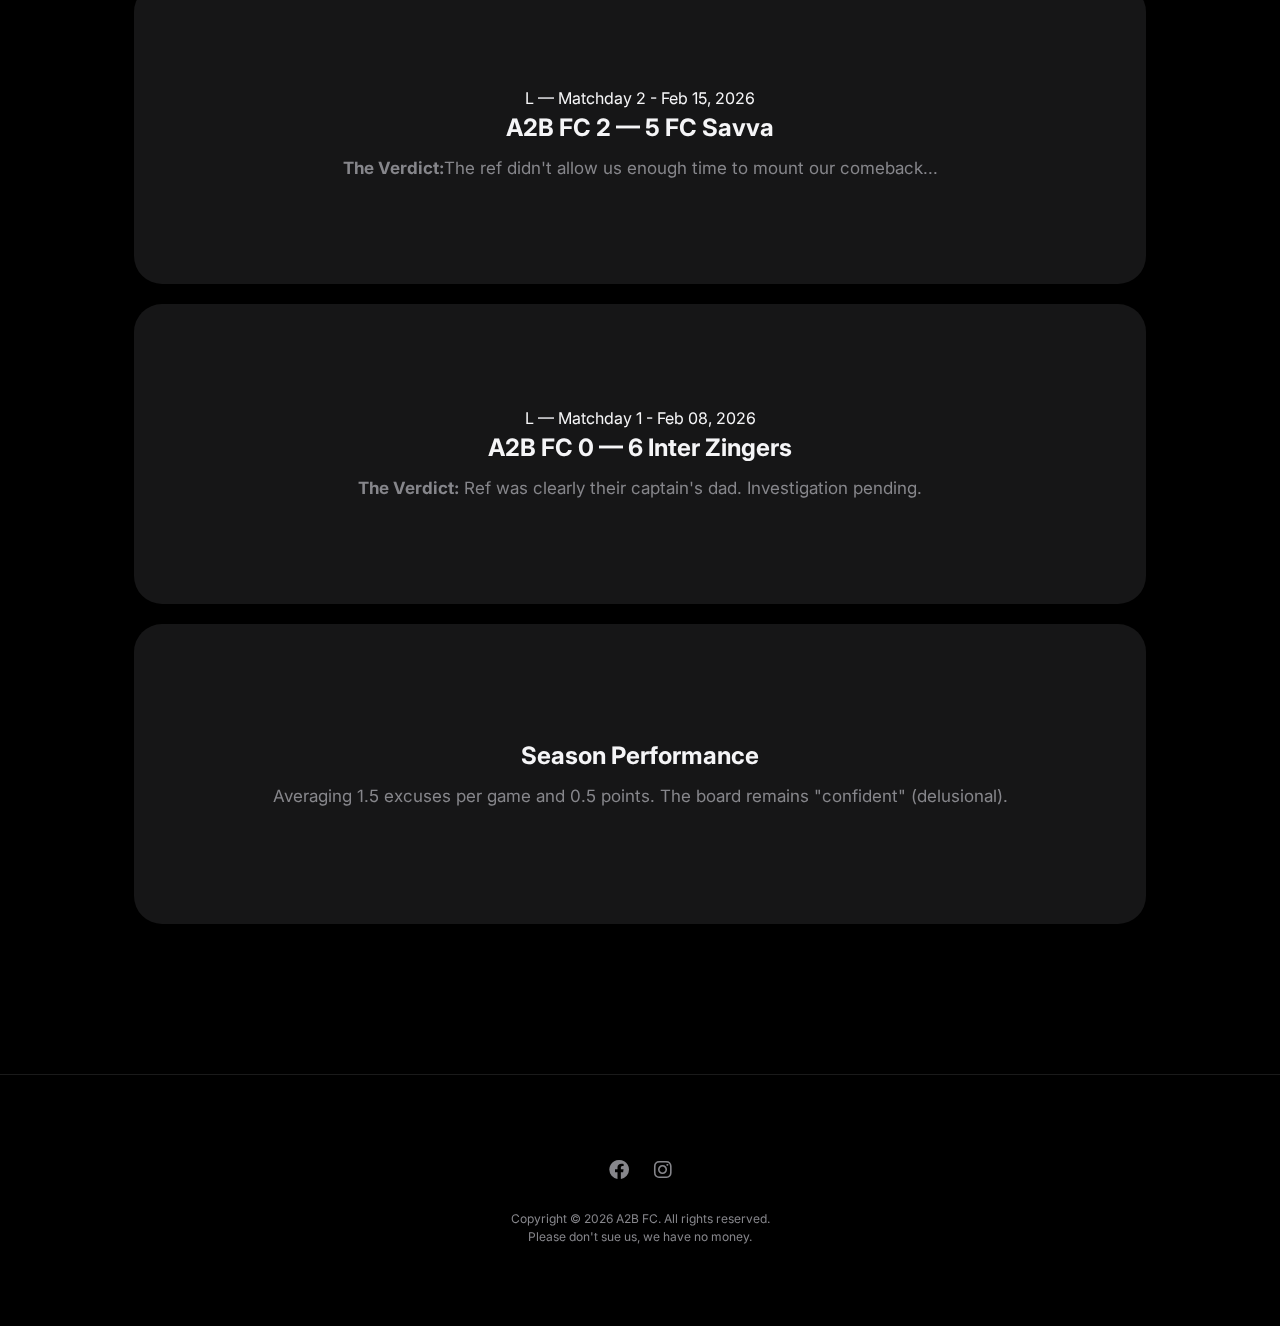
<file: results.html>
<!DOCTYPE html>
<html lang="en">
<head>
<!-- Google tag (gtag.js) -->
<script async src="https://www.googletagmanager.com/gtag/js?id=G-GH04GGPE4Y"></script>
<script>
  window.dataLayer = window.dataLayer || [];
  function gtag(){dataLayer.push(arguments);}
  gtag('js', new Date());

  gtag('config', 'G-GH04GGPE4Y');
</script>
    <meta charset="UTF-8">
    <meta name="viewport" content="width=device-width, initial-scale=1.0">
    <title>Results | A2B FC</title>
    <link href="https://fonts.googleapis.com/css2?family=Inter:wght@400;500;600;700&display=swap" rel="stylesheet">
    <link rel="stylesheet" href="style.css">
    <link rel="stylesheet" href="https://cdnjs.cloudflare.com/ajax/libs/font-awesome/6.0.0/css/all.min.css">
</head>
<body>

    <nav class="nav-container">
        <div class="nav-content">
            <a href="index.html" class="nav-logo">A2B FC</a>
            <ul class="nav-links">
                <li><a href="index.html">Home</a></li>
                <li><a href="squad.html">The Squad</a></li>
                <li><a href="join.html" class="active" style="color: var(--text-primary);">Results</a></li>
                <li><a href="join.html">Transfer List</a></li>
                <li><a href="about.html">About</a></li>
                <li><a href="blog.html">Press Room</a></li>
            </ul>
        </div>
    </nav>

    <header class="hero">
        <h1>Match Day <br><span class="gold-text">Intelligence.</span></h1>
        <p>Every match. Every score. Every Excuse...</p>
    </header>

    <main class="results-wrapper">
        
        <h2 class="section-divider">Recent Fixtures</h2>

        <section class="bento-section results-grid">

            <div class="bento-item full result-card loss">
                <div class="result-header">
                    <span class="match-status-tag">L — Matchday 7</span>
                    <span class="result-date">Mar 08, 2026</span>
                </div>
                <div class="result-main">
                    <h3 class="result-score">A2B FC 1 — 4 <span class="opponent">Mateta's Eagles</span></h3>
                    <p class="result-verdict"><b>The Verdict:</b> 4-1 doesn't tell the real story. The return of Ted Lawrence brought the spark, but the opposition goalkeeper brought a level of agility that suggests he might be part feline. A2B played well. Enough said.</p>
                </div>
            </div>

            <div class="bento-item full result-card loss">
                <div class="result-header">
                    <span class="match-status-tag">L — The Philinho Debut - Matchday 6</span>
                    <span class="result-date">Mar 01, 2026</span>
                </div>
                <div class="result-main">
                    <h3 class="result-score">A2B FC 2 — 6 <span class="opponent">Juffa Cakes FC</span></h3>
                    <p class="result-verdict"><b>The Verdict:</b> Philinho’s tactical gamble failed to pay off, unless the goal was to make the previous Gaffa look like Pep Guardiola.</p>
                </div>
            </div>

            <div class="bento-item full result-card loss">
                <div class="result-header">
                    <span class="match-status-tag">L — Matchday 5</span>
                    <span class="result-date">Feb 22, 2026</span>
                </div>
                <div class="result-main">
                    <h3 class="result-score">A2B FC 1 — 3 <span class="opponent">AC Me Rollin</span></h3>
                    <p class="result-verdict"><b>The Verdict:</b> An extrenemy physical match.
                        <br>
                        Opposition aided by a referee who we can only assume was refereeing via FaceTime on a 3G connection.</p>
                </div>
            </div>

            <div class="bento-item full result-card loss">
                <div class="result-header">
                    <span class="match-status-tag">L — Matchday 2 - </span>
                    <span class="result-date">Feb 15, 2026</span>
                </div>
                <div class="result-main">
                    <h3 class="result-score">A2B FC 2 — 5<span class="opponent"> FC Savva</span></h3>
                    <p class="result-verdict"><b>The Verdict:</b>The ref didn't allow us enough time to mount our comeback...</p>
                </div>
            </div>
            
            <div class="bento-item full result-card loss">
                <div class="result-header">
                    <span class="match-status-tag">L — Matchday 1 - </span>
                    <span class="result-date">Feb 08, 2026</span>
                </div>
                <div class="result-main">
                    <h3 class="result-score">A2B FC 0 — 6<span class="opponent"> Inter Zingers</span></h3>
                    <p class="result-verdict"><b>The Verdict:</b> Ref was clearly their captain's dad. Investigation pending.</p>
                </div>
            </div>

            <div class="bento-item full summary-card">
                <h3>Season Performance</h3>
                <p>Averaging 1.5 excuses per game and 0.5 points. The board remains "confident" (delusional).</p>
            </div>

        </section>
    </main>

    <footer>
        <div class="footer-socials">
            <a href="https://www.facebook.com/profile.php?id=61579216587284" target="_blank"><i class="fab fa-facebook"></i></a>
            <a href="https://www.instagram.com/a2b_f.c/" target="_blank"><i class="fab fa-instagram"></i></a>
        </div>
        <p>Copyright &copy; 2026 A2B FC. All rights reserved. <br>Please don't sue us, we have no money.</p>
    </footer>

</body>
</html>
</file>
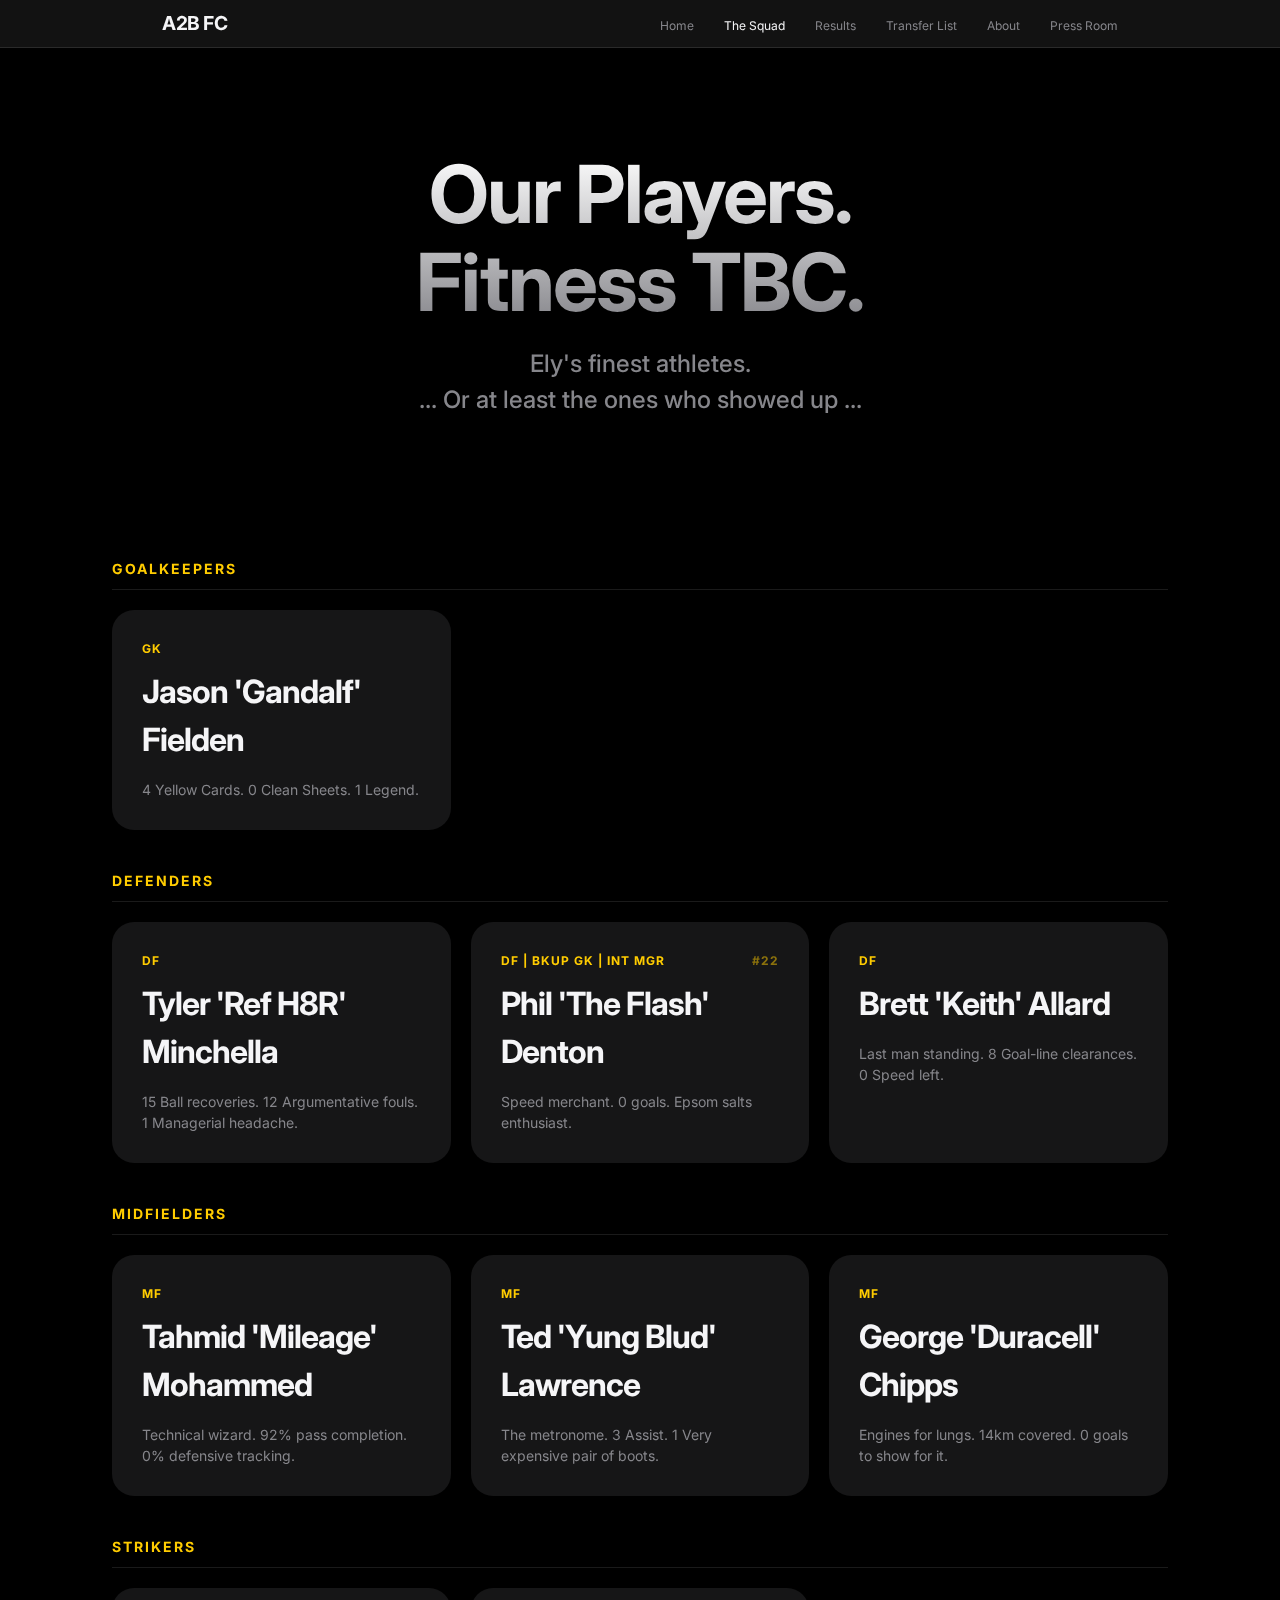
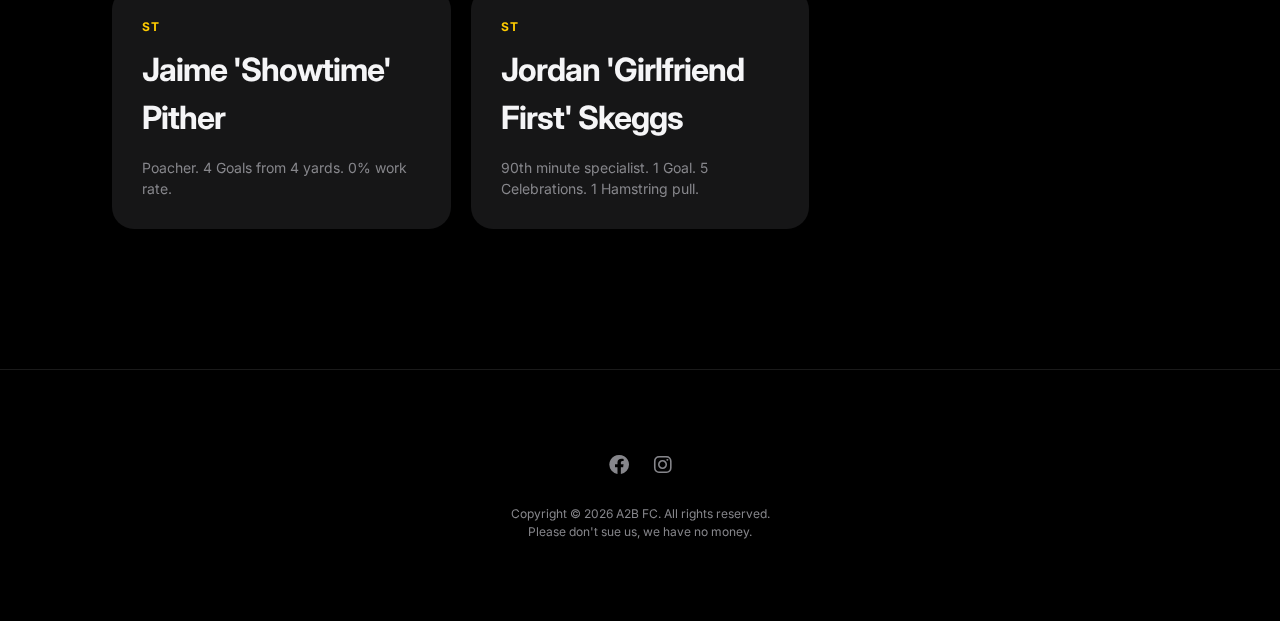
<file: squad.html>
<!DOCTYPE html>
<html lang="en">
<head>
<!-- Google tag (gtag.js) -->
<script async src="https://www.googletagmanager.com/gtag/js?id=G-GH04GGPE4Y"></script>
<script>
  window.dataLayer = window.dataLayer || [];
  function gtag(){dataLayer.push(arguments);}
  gtag('js', new Date());

  gtag('config', 'G-GH04GGPE4Y');
</script>
    <meta charset="UTF-8">
    <meta name="viewport" content="width=device-width, initial-scale=1.0">
    <title>The Squad | A2B FC</title>
    <link href="https://fonts.googleapis.com/css2?family=Inter:wght@400;500;700&display=swap" rel="stylesheet">
    <link rel="stylesheet" href="style.css">
    <link rel="stylesheet" href="https://cdnjs.cloudflare.com/ajax/libs/font-awesome/6.0.0/css/all.min.css">
</head>
<body>

    <nav class="nav-container">
        <div class="nav-content">
            <a href="index.html" class="nav-logo">A2B FC</a>
            <ul class="nav-links">
                <li><a href="index.html">Home</a></li>
                <li><a href="squad.html" class="active" style="color: var(--text-primary);">The Squad</a></li>
                <li><a href="results.html">Results</a></li>
                <li><a href="join.html">Transfer List</a></li>
                <li><a href="about.html">About</a></li>
                <li><a href="blog.html">Press Room</a></li>
            </ul>
        </div>
    </nav>

    <header class="hero">
        <h1>Our Players.<br><span class="gold-text">Fitness TBC.</span></h1>
        <p>Ely's finest athletes.</p>
        <p>... Or at least the ones who showed up ...</p>
    </header>

    <main class="results-wrapper">
        <h2 class="section-divider">Goalkeepers</h2>
        <div class="squad-grid">
            <div class="apple-card">
                <span class="tag">GK</span>
                <h3>Jason 'Gandalf' Fielden</h3>
                <p class="player-bio">4 Yellow Cards. 0 Clean Sheets. 1 Legend.</p>
            </div>
        </div>

        <h2 class="section-divider">Defenders</h2>
        <div class="squad-grid">
            <div class="apple-card">
                <span class="tag">DF</span>
                <h3>Tyler 'Ref H8R' Minchella</h3>
                <p class="player-bio">15 Ball recoveries. 12 Argumentative fouls. 1 Managerial headache.</p>
            </div>
            <div class="apple-card">
                <span class="tag">DF | BKUP GK | INT MGR</span><span class="squad-number">#22</span>
                <h3>Phil 'The Flash' Denton</h3>
                <p class="player-bio">Speed merchant. 0 goals. Epsom salts enthusiast.</p>
            </div>
            <div class="apple-card">
                <span class="tag">DF</span>
                <h3>Brett 'Keith' Allard</h3>
                <p class="player-bio">Last man standing. 8 Goal-line clearances. 0 Speed left.</p>
            </div>
        </div>

        <h2 class="section-divider">Midfielders</h2>
        <div class="squad-grid">
            <div class="apple-card">
                <span class="tag">MF</span>
                <h3>Tahmid 'Mileage' Mohammed</h3>
                <p class="player-bio">Technical wizard. 92% pass completion. 0% defensive tracking.</p>
            </div>
            <div class="apple-card">
                <span class="tag">MF</span>
                <h3>Ted 'Yung Blud' Lawrence</h3>
                <p class="player-bio">The metronome. 3 Assist. 1 Very expensive pair of boots.</p>
            </div>
            <div class="apple-card">
                <span class="tag">MF</span>
                <h3>George 'Duracell' Chipps</h3>
                <p class="player-bio">Engines for lungs. 14km covered. 0 goals to show for it.</p>
            </div>
        </div>

        <h2 class="section-divider">Strikers</h2>
        <div class="squad-grid">
            <div class="apple-card">
                <span class="tag">ST</span>
                <h3>Jaime 'Showtime' Pither</h3>
                <p class="player-bio">Poacher. 4 Goals from 4 yards. 0% work rate.</p>
            </div>
            <div class="apple-card">
                <span class="tag">ST</span>
                <h3>Jordan 'Girlfriend First' Skeggs</h3>
                <p class="player-bio">90th minute specialist. 1 Goal. 5 Celebrations. 1 Hamstring pull.</p>
            </div>
        </div>
    </main>

    <footer>
        <div class="footer-socials">
            <a href="https://www.facebook.com/profile.php?id=61579216587284" target="_blank"><i class="fab fa-facebook"></i></a>
            <a href="https://www.instagram.com/a2b_f.c/" target="_blank"><i class="fab fa-instagram"></i></a>
        </div>
        <p>Copyright &copy; 2026 A2B FC. All rights reserved. <br>Please don't sue us, we have no money.</p>
    </footer>

</body>
</html>
</file>
<file: style.css>
/* ==========================================================================
   1. GLOBAL SETTINGS & VARIABLES
   ========================================================================== */
:root {
    --bg-black: #000000;
    --secondary-bg: #161617;
    --a2b-gold: #ffcc00;
    --text-primary: #f5f5f7;
    --text-secondary: #86868b;
    --glass: rgba(22, 22, 23, 0.8);
    --border: rgba(255, 255, 255, 0.1);
}

* {
    margin: 0;
    padding: 0;
    box-sizing: border-box;
    -webkit-font-smoothing: antialiased;
}

body {
    background-color: var(--bg-black);
    color: var(--text-primary);
    font-family: 'Inter', -apple-system, BlinkMacSystemFont, sans-serif;
    line-height: 1.5;
    overflow-x: hidden;
}

/* Updated Footer with Icons */
footer {
    padding: 80px 22px;
    text-align: center;
    border-top: 1px solid var(--border);
    color: var(--text-secondary);
    font-size: 12px;
}

.footer-socials {
    margin-bottom: 25px;
    display: flex;
    justify-content: center;
    gap: 25px;
}

.footer-socials a {
    color: var(--text-secondary);
    font-size: 20px;
    transition: color 0.3s ease, transform 0.3s ease;
}

.footer-socials a:hover {
    color: var(--a2b-gold);
    transform: translateY(-3px);
}

/* ==========================================================================
   2. NAVIGATION BAR
   ========================================================================== */
.nav-container {
    position: fixed;
    top: 0;
    width: 100%;
    height: 48px;
    background: var(--glass);
    backdrop-filter: saturate(180%) blur(20px);
    border-bottom: 1px solid var(--border);
    z-index: 9999;
    display: flex;
    justify-content: center;
}

.nav-content {
    width: 100%;
    max-width: 1000px;
    display: flex;
    align-items: center;
    justify-content: space-between;
    padding: 0 22px;
}

.nav-logo {
    font-weight: 700;
    font-size: 1.2rem;
    color: var(--text-primary);
    text-decoration: none;
    letter-spacing: -0.5px;
}

.nav-links {
    display: flex;
    list-style: none;
    gap: 30px;
}

.nav-links a {
    color: var(--text-secondary);
    text-decoration: none;
    font-size: 12px;
    transition: color 0.3s;
}

.nav-links a:hover, .nav-links a.active {
    color: var(--text-primary);
}

/* ==========================================================================
   3. HERO SECTION
   ========================================================================== */
.hero {
    padding-top: 150px;
    padding-bottom: 100px;
    text-align: center;
    max-width: 800px;
    margin: 0 auto;
}

.hero h1 {
    font-size: 80px;
    font-weight: 700;
    letter-spacing: -2px;
    line-height: 1.1;
    margin-bottom: 20px;
    background: linear-gradient(180deg, #fff 0%, #86868b 100%);
    -webkit-background-clip: text;
    background-clip: text;
    -webkit-text-fill-color: transparent;
}

.hero p {
    font-size: 24px;
    color: var(--text-secondary);
    font-weight: 500;
    max-width: 600px;
    margin: 0 auto;
}

/* ==========================================================================
   4. HOME PAGE (Bento Grid)
   ========================================================================== */
.bento-section {
    max-width: 1100px;
    margin: 0 auto;
    padding: 50px 22px;
    display: grid;
    grid-template-columns: repeat(12, 1fr);
    grid-auto-rows: minmax(300px, auto); 
    gap: 20px;
}

.bento-item {
    background: var(--secondary-bg);
    border-radius: 28px;
    padding: 40px;
    position: relative;
    overflow: hidden;
    display: flex;
    flex-direction: column;
    justify-content: center;
    align-items: center;
    text-align: center;
    border: 1px solid transparent;
    transition: border 0.5s ease;
}

.bento-item:hover {
    border: 1px solid var(--border);
}

/* The Socials Box at the Bottom */
.social-bento-full {
    margin-top: 10px;
    padding: 60px 40px;
}

.social-bento-full .social-icons-row {
    display: flex;
    gap: 40px;
    margin-top: 20px;
}

.social-bento-full .social-icon-link {
    font-size: 40px;
    color: var(--text-primary);
    transition: transform 0.3s ease, color 0.3s ease;
}

.social-bento-full .social-icon-link:hover {
    color: var(--a2b-gold);
    transform: scale(1.1);
}

.bento-item h3 {
    font-size: 24px;
    margin-bottom: 10px;
}

.bento-item p {
    color: var(--text-secondary);
    font-size: 17px;
}

/* Grid Sizes */
.large { grid-column: span 8; }
.small { grid-column: span 4; }
.full { grid-column: span 12; }

/* The Bottom Row Grid Container */
.bento-section .squad-grid {
    grid-column: span 12;      
    display: grid;
    grid-template-columns: repeat(3, 1fr); 
    gap: 20px;
    margin-top: 10px;
    width: 100%;
}

.bento-section .apple-card {
    background: var(--secondary-bg);
    border-radius: 22px;
    padding: 25px;
    display: flex;
    flex-direction: column;
    justify-content: flex-start;
    text-align: left;
    height: 250px; 
    overflow: hidden;
    border: 1px solid transparent;
    transition: border 0.5s ease;
}

.bento-section .apple-card:hover {
    border: 1px solid var(--border);
}

/* --------------------------------------------------------------------------
   THE GEAR CARD (Zoomed & Locked)
   -------------------------------------------------------------------------- */
.bento-section .gear-card {
    padding: 25px !important; 
    display: flex;
    flex-direction: column;
    justify-content: space-between; 
    position: relative;
    background: radial-gradient(
        circle at 68% 50%, 
        rgba(255, 204, 0, 0.15) 0%, 
        rgba(22, 22, 23, 1) 75%
    );
    background-color: var(--secondary-bg);
}

.gear-header, .gear-footer {
    position: relative;
    z-index: 10;
}

.gear-image-container {
    position: absolute;
    top: 0;
    left: 74px; 
    width: 100%;
    height: 91%;
    display: flex;
    align-items: center;
    justify-content: center;
    z-index: 1; 
    pointer-events: none;
}

.kit-preview {
    width: 50%;
    height: auto;
    object-fit: contain;
    transform: scale(1.1) translateY(10px); 
    filter: drop-shadow(0 10px 30px rgba(0,0,0,0.8));
}

.gear-footer .player-bio {
    margin: 0;
    font-size: 13px;
    opacity: 0.8;
}

.bento-section .player-bio {
    margin-top: auto; 
}

/* ==========================================================================
   5. METALLIC GOLD BUTTON
   ========================================================================== */
.instagram-btn {
    background: linear-gradient(135deg, #b8860b 0%, #ffcc00 50%, #b8860b 100%) !important;
    color: #000 !important;
    text-decoration: none;
    position: relative;
    z-index: 1;
    overflow: hidden;
    display: flex;
    flex-direction: column;
    justify-content: center;
    align-items: center;
    text-align: center;
    transition: transform 0.3s ease, box-shadow 0.3s ease, border 0.3s ease;
    border: 1px solid transparent;
}

.instagram-btn:hover {
    transform: translateY(-5px); 
    box-shadow: 0 10px 20px rgba(0, 0, 0, 0.5); 
    border: 1px solid rgba(255, 255, 255, 0.6);
}

.logo-overlay {
    position: absolute;
    top: 50%;
    left: 50%;
    transform: translate(-50%, -50%);
    width: 120%;
    height: 120%;
    background-image: url('images/a2b-logo.png');
    background-size: contain;
    background-position: center;
    background-repeat: no-repeat;
    opacity: 0.1; 
    z-index: -1;
    pointer-events: none;
}

.instagram-btn h3 {
    font-weight: 700;
    margin-bottom: 5px;
}

.instagram-btn p {
    color: rgba(0,0,0,0.6) !important;
    font-weight: 500;
}

/* ==========================================================================
   6. SQUAD PAGE (Player Cards)
   ========================================================================== */
.results-wrapper {
    max-width: 1100px;
    margin: 0 auto;
    padding: 0 22px 100px;
}

.section-divider {
    font-size: 14px;
    text-transform: uppercase;
    letter-spacing: 2px;
    color: var(--a2b-gold);
    margin: 40px 0 20px 0;
    padding-bottom: 10px;
    border-bottom: 1px solid var(--border);
}

.squad-grid {
    display: grid;
    grid-template-columns: repeat(auto-fill, minmax(300px, 1fr));
    gap: 20px;
    padding: 0; 
    margin: 0 auto 40px;
}

.apple-card {
    position: relative;
    background: var(--secondary-bg);
    border-radius: 22px;
    padding: 30px;
    text-align: left;
}

.squad-number {
    position: absolute;
    top: 30px;      /* Matches the card's padding */
    right: 30px;    /* Matches the card's padding */
    color: var(--a2b-gold);
    font-size: 12px;
    font-weight: 700;
    letter-spacing: 1px;
    opacity: 0.5;   /* Subtle look, or change to 1.0 to match the position tag exactly */
}

.apple-card .tag {
    color: var(--a2b-gold);
    text-transform: uppercase;
    font-size: 12px;
    font-weight: 700;
    letter-spacing: 1px;
    display: block;
    margin-bottom: 10px;
}

.apple-card h3 {
    font-size: 32px;
    letter-spacing: -1px;
    margin-bottom: 15px;
}

.player-bio {
    color: var(--text-secondary);
    font-size: 14px;
    margin-top: 10px;
}

/* ==========================================================================
   7. RESULTS PAGE (Matches)
   ========================================================================== */
.match-card {
    display: flex;
    justify-content: space-between;
    align-items: center;
    padding: 40px 0;
    border-bottom: 1px solid var(--border);
    transition: background 0.3s ease;
}

.match-card:hover {
    border-bottom: 1px solid rgba(255, 255, 255, 0.3);
}

.match-date {
    display: block;
    font-size: 12px;
    font-weight: 600;
    color: var(--text-secondary);
    margin-bottom: 8px;
    text-transform: uppercase;
    letter-spacing: 1.5px;
}

.match-teams {
    font-size: 28px;
    font-weight: 700;
    letter-spacing: -1px;
    color: var(--text-primary);
}

.vs-light {
    color: #444; 
    font-weight: 400;
    padding: 0 10px;
}

.match-excuse {
    font-size: 14px;
    color: var(--text-secondary);
    margin-top: 8px;
}

.match-outcome {
    text-align: right;
}

.score-pill {
    font-size: 28px;
    font-weight: 700;
    letter-spacing: -1px;
    color: var(--text-primary);
    display: block;
}

.score-pill.win {
    color: var(--a2b-gold); 
}

.match-status {
    font-size: 11px;
    font-weight: 700;
    color: var(--text-secondary);
    text-transform: uppercase;
    letter-spacing: 1px;
    margin-top: 4px;
    display: block;
}

/* ==========================================================================
   8. MOBILE & RESPONSIVENESS OVERHAUL
   ========================================================================== */

/* Tablet & Below (992px) */
@media (max-width: 992px) {
    .hero h1 {
        font-size: 60px; /* Scaling down from 80px */
    }
    
    .large, .small {
        grid-column: span 12; /* Everything goes full width */
    }
}

/* Phones (768px and below) */
@media (max-width: 768px) {
    
    /* 1. NAVIGATION: The "Apple" Scroll Trick */
    /* Instead of a messy list or a burger menu, we let the links scroll horizontally */
    .nav-content {
        justify-content: flex-start;
        gap: 20px;
    }

    .nav-links {
        overflow-x: auto;
        white-space: nowrap;
        padding-bottom: 5px;
        -webkit-overflow-scrolling: touch; /* Smooth scroll for iPhone */
        gap: 20px;
        scrollbar-width: none; /* Hide scrollbar for Chrome/Safari */
    }

    .nav-links::-webkit-scrollbar {
        display: none; /* Hide scrollbar for Chrome/Safari */
    }

    /* 2. HERO: Stop the text from breaking and looking huge */
    .hero {
        padding-top: 100px;
        padding-bottom: 60px;
    }

    .hero h1 {
        font-size: 42px; /* Perfect for mobile screens */
        letter-spacing: -1px;
        line-height: 1.2;
    }

    .hero p {
        font-size: 18px;
        padding: 0 10px;
    }

    /* 3. BENTO GRID: Proper Stacking */
    .bento-section {
        grid-template-columns: 1fr; /* Force 1 column */
        gap: 15px;
        padding: 20px 15px;
    }

    .bento-item {
        grid-column: span 1 !important; /* Force to 1 column so it doesn't overflow */
        padding: 30px 20px;
        min-height: auto;
    }

    /* 4. SQUAD GRID: 1 Column on Mobile */
    .squad-grid {
        grid-template-columns: 1fr;
        gap: 15px;
    }

    .bento-section .squad-grid {
        grid-column: span 1;
        grid-template-columns: 1fr;
    }

    /* 5. GEAR CARD: Fix the kit overlapping text */
    .kit-preview {
        width: 70%; /* Slightly larger on mobile to show detail */
        transform: scale(1) translateY(20px);
        margin-top: 20px;
    }

    .gear-image-container {
        position: relative; /* Stop it floating over the text */
        left: 0;
        height: 200px;
        margin-top: 20px;
    }

    .gear-card {
        height: auto !important; /* Let the card grow with the content */
    }

    /* 6. RESULTS & BLOG */
    .match-card {
        flex-direction: column;
        text-align: center;
        gap: 15px;
    }

    .match-outcome {
        text-align: center;
    }

    .match-teams {
        font-size: 20px;
    }

    /* 7. SQUAD NUMBERS: Don't clash with the Tag */
    .squad-number {
        top: 20px;
        right: 20px;
        font-size: 10px;
    }

    .apple-card {
        padding: 20px;
    }
}

/* Small Phones (iPhone SE etc.) */
@media (max-width: 380px) {
    .hero h1 {
        font-size: 34px;
    }
}

/* ==========================================================================
   9. BLOG / PRESS ROOM STYLES
   ========================================================================== */
.blog-feed {
    display: flex;
    flex-direction: column;
    gap: 30px; 
    max-width: 800px;
    margin: 0 auto;
}

.blog-post {
    transition: transform 0.3s ease, border 0.3s ease;
    border: 1px solid transparent;
    cursor: pointer; 
}

.blog-post:hover {
    border: 1px solid var(--border);
    transform: translateY(-3px); 
}

.blog-header {
    display: flex;
    justify-content: space-between;
    align-items: center;
    margin-bottom: 15px;
}

.date {
    font-size: 12px;
    color: var(--text-secondary);
    text-transform: uppercase;
    letter-spacing: 1px;
}

.blog-preview {
    color: var(--text-secondary);
    margin-bottom: 20px;
    line-height: 1.6;
}

.read-more {
    color: var(--a2b-gold);
    text-decoration: none;
    font-size: 14px;
    font-weight: 700;
    transition: opacity 0.3s ease;
}

.read-more:hover {
    opacity: 0.8;
    text-decoration: underline;
}

.season-badge {
    padding: 8px 16px;
    border-radius: 20px;
    background: var(--secondary-bg);
    color: var(--text-secondary);
    font-size: 12px;
    font-weight: 600;
    cursor: pointer;
    border: 1px solid transparent;
    transition: all 0.3s ease;
}

.season-badge:hover {
    border-color: var(--text-secondary);
    color: var(--text-primary);
}

.season-badge.active {
    background: var(--text-primary); 
    color: #000; 
}
</file>
